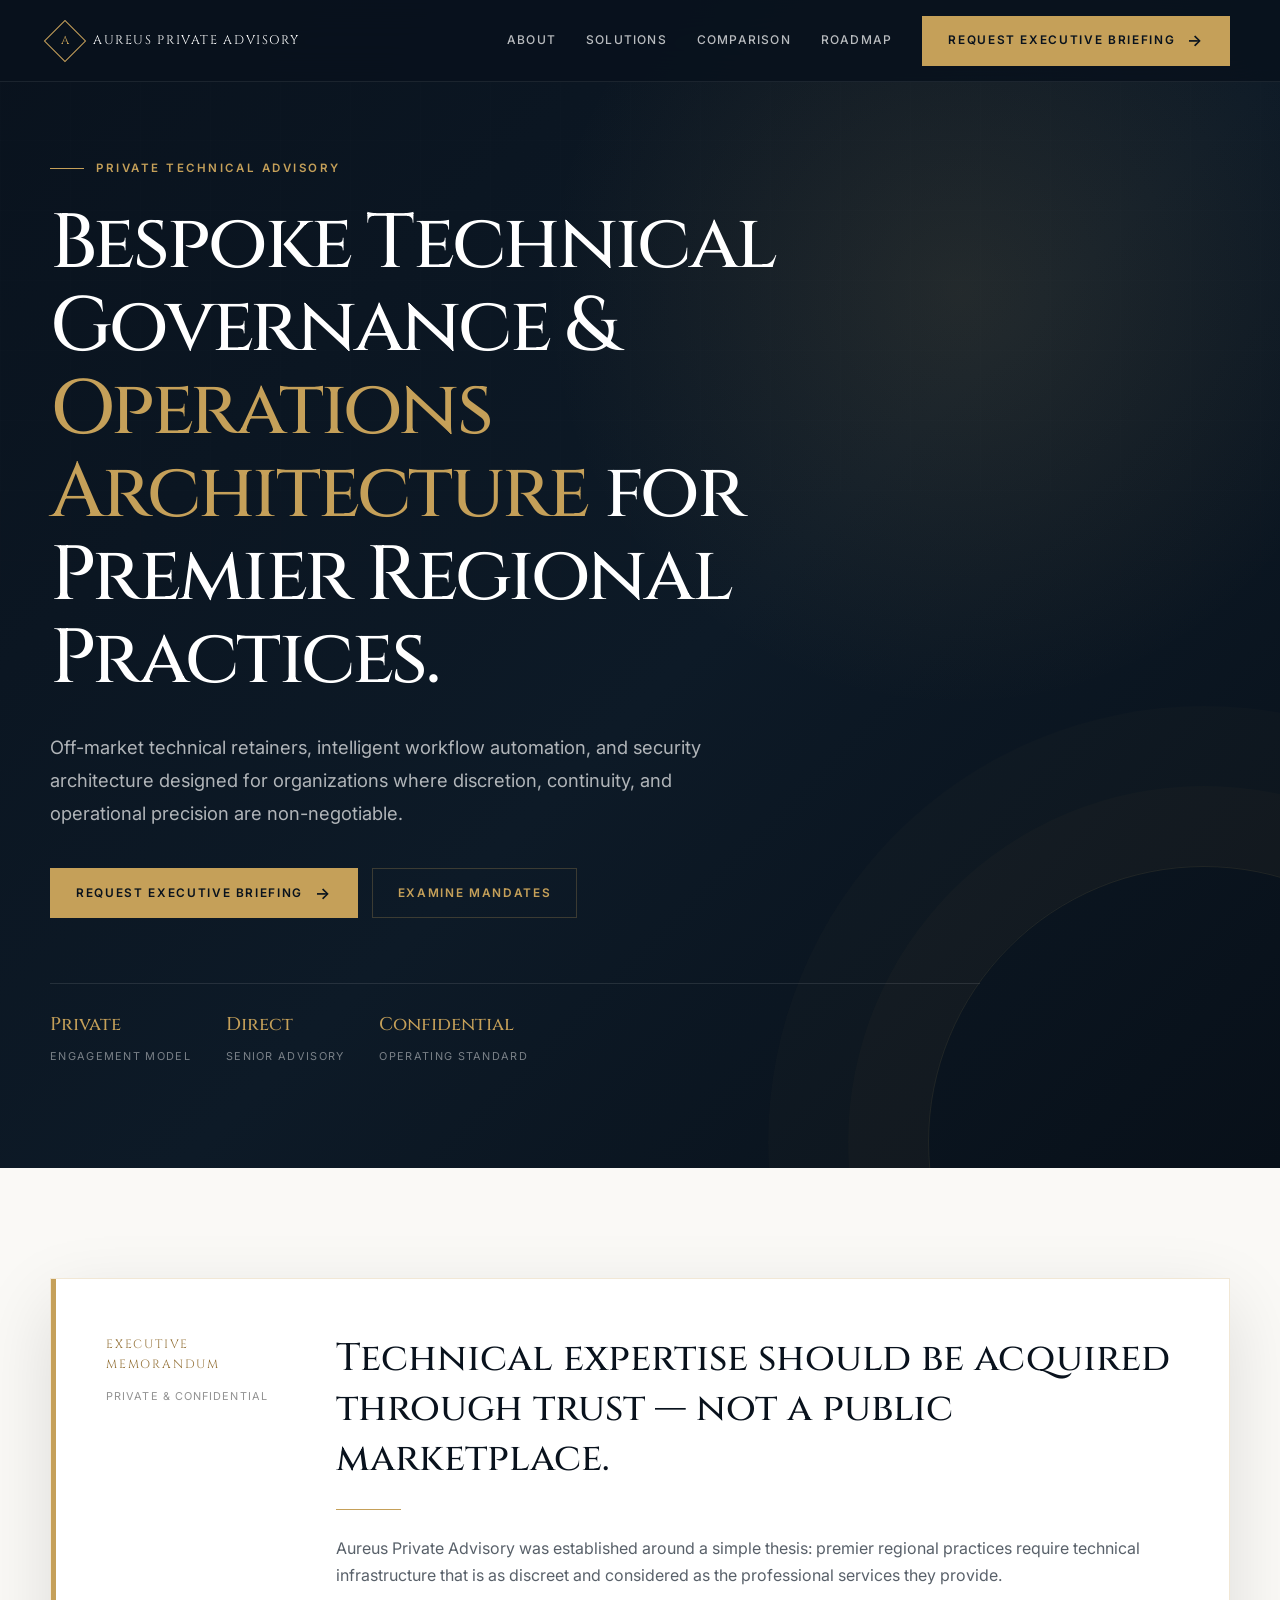
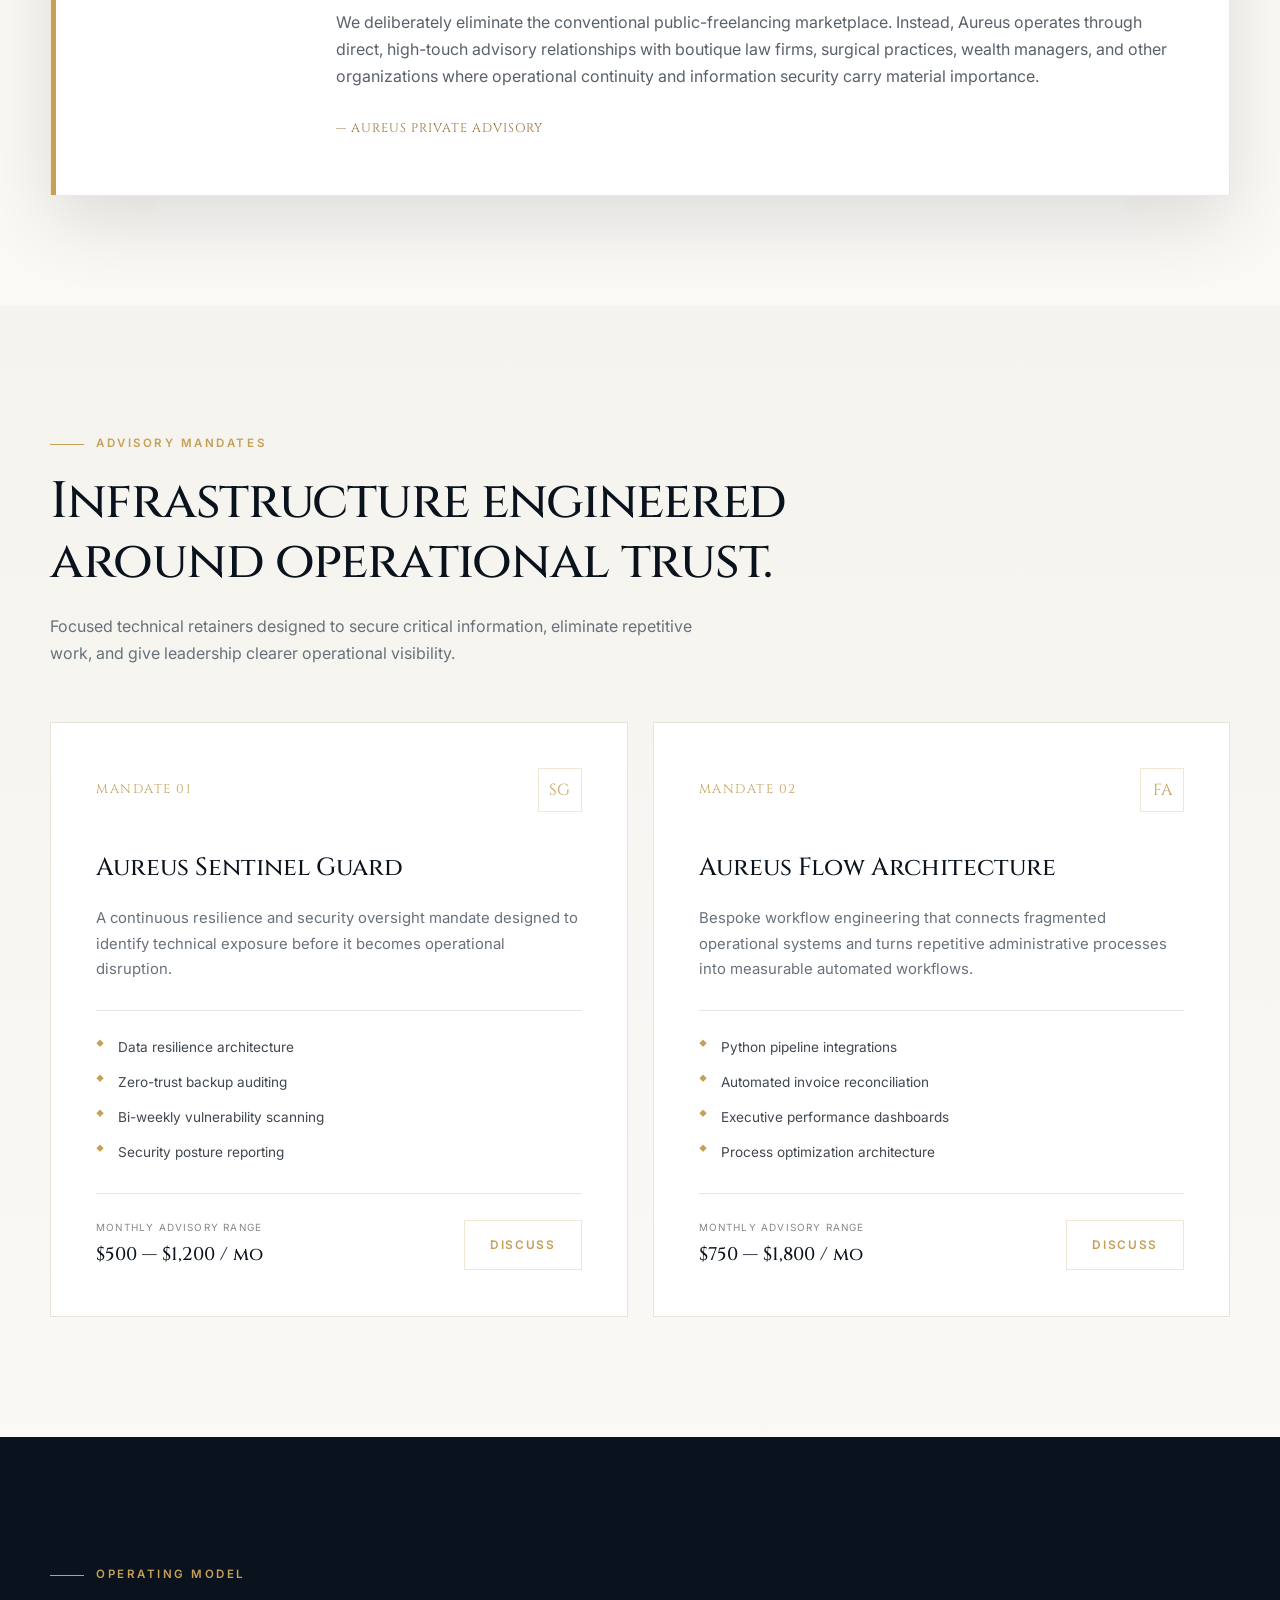
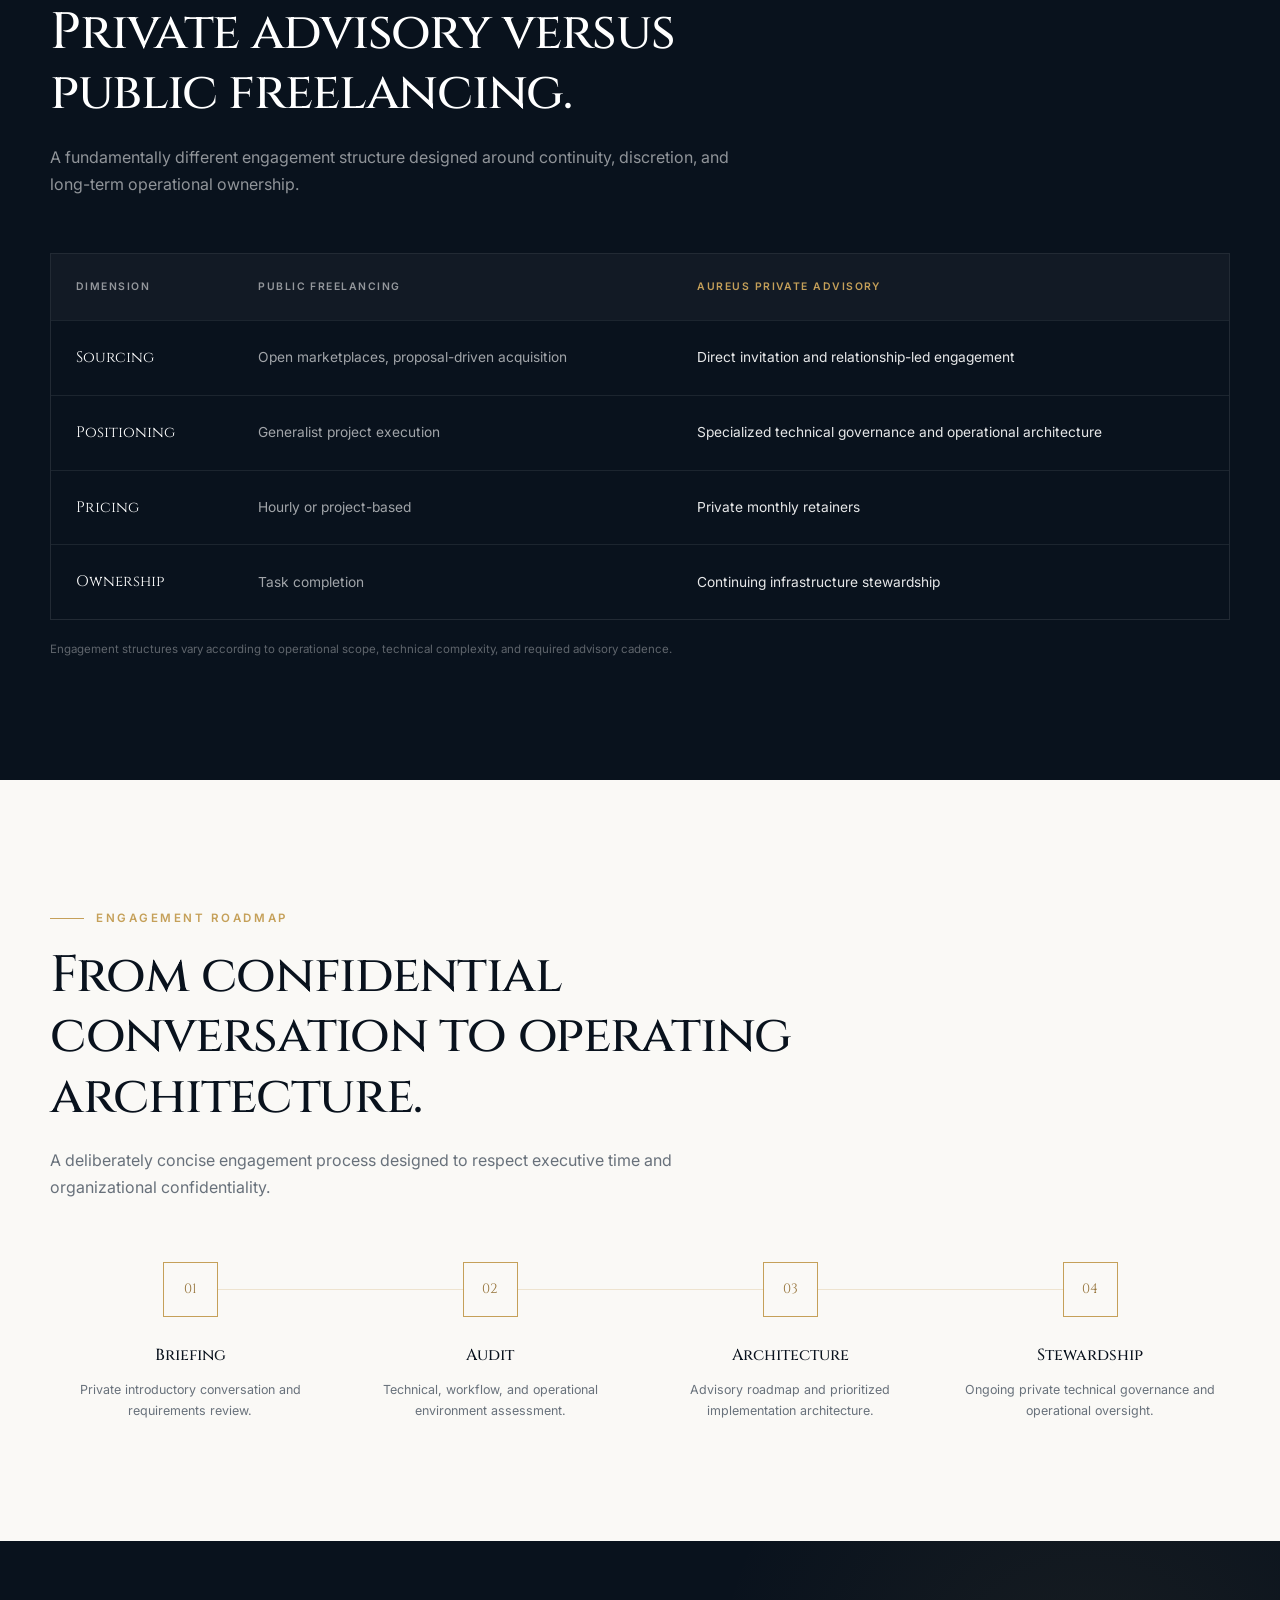
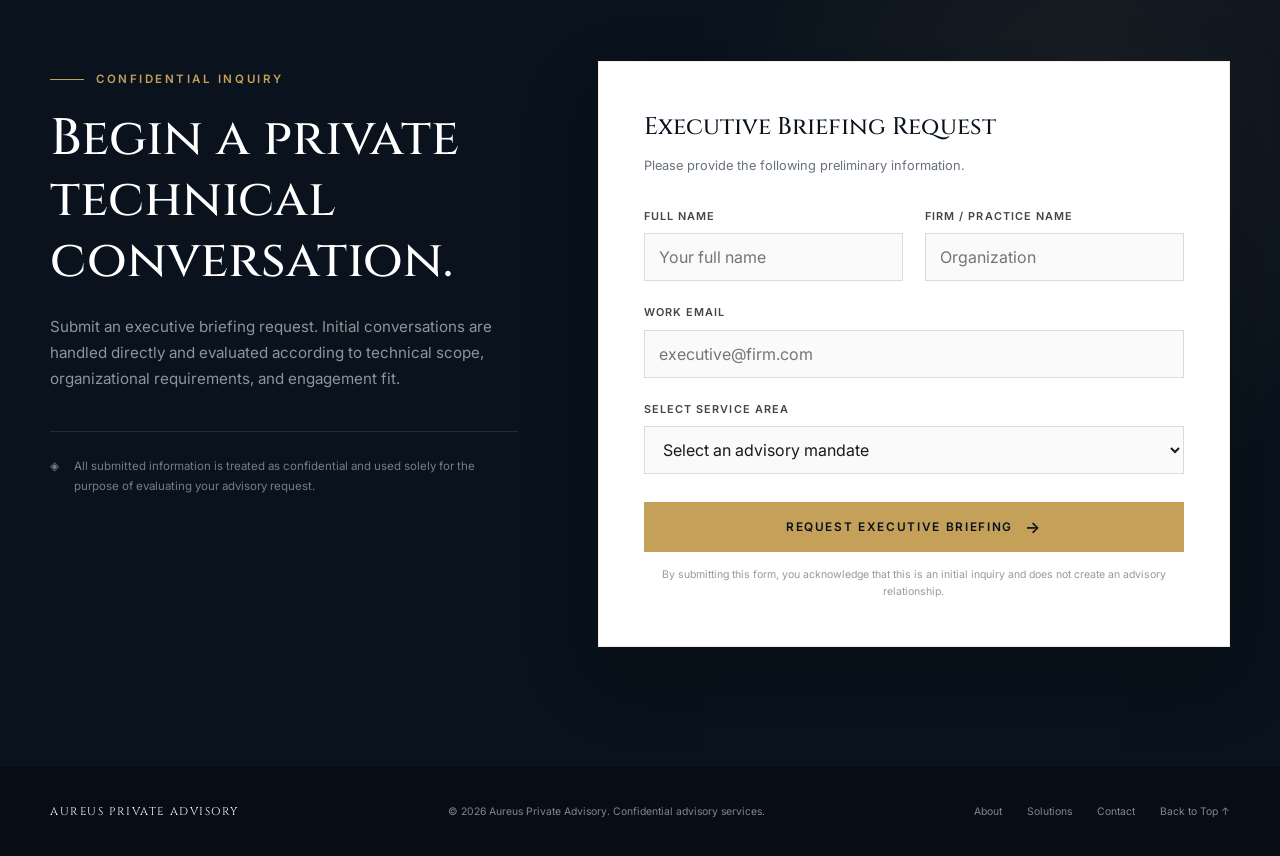
<file: index.html>
<!DOCTYPE html>
<html lang="en">
<head>
    <meta charset="UTF-8">
    <meta name="viewport" content="width=device-width, initial-scale=1.0">

    <meta name="description"
          content="Aureus Private Advisory — Bespoke technical governance, workflow automation and security architecture for premier regional practices.">

    <meta name="theme-color" content="#09121d">

    <title>Aureus Private Advisory | Technical Governance & Operations</title>

    <!-- Google Fonts -->
    <link rel="preconnect" href="https://fonts.googleapis.com">
    <link rel="preconnect" href="https://fonts.gstatic.com" crossorigin>

    <link href="https://fonts.googleapis.com/css2?family=Cinzel:wght@400;500;600;700&family=Inter:wght@300;400;500;600;700&display=swap"
          rel="stylesheet">

    <style>
        /* =========================================================
           AUREUS PRIVATE ADVISORY
           Luxury B2B Corporate Website
           ========================================================= */

        :root {
            --obsidian: #09121d;
            --obsidian-light: #101c29;
            --navy: #0d1926;

            --gold: #c5a059;
            --gold-light: #d8bb7b;
            --gold-dark: #96743b;

            --parchment: #faf9f6;
            --white: #ffffff;

            --charcoal: #1a1a1a;
            --muted: #68717b;
            --border: rgba(197, 160, 89, 0.25);
            --border-dark: rgba(255,255,255,0.1);

            --serif: "Cinzel", Georgia, serif;
            --sans: "Inter", Arial, sans-serif;

            --container: 1180px;

            --shadow:
                0 25px 70px rgba(0, 0, 0, 0.12);

            --transition:
                280ms cubic-bezier(.2,.7,.2,1);
        }

        * {
            margin: 0;
            padding: 0;
            box-sizing: border-box;
        }

        html {
            scroll-behavior: smooth;
            scroll-padding-top: 90px;
        }

        body {
            background: var(--parchment);
            color: var(--charcoal);
            font-family: var(--sans);
            line-height: 1.7;
            overflow-x: hidden;
        }

        body.modal-open {
            overflow: hidden;
        }

        a {
            color: inherit;
            text-decoration: none;
        }

        button,
        input,
        select {
            font: inherit;
        }

        button {
            cursor: pointer;
        }

        img {
            max-width: 100%;
            display: block;
        }

        /* =========================================================
           GLOBAL
           ========================================================= */

        .container {
            width: min(100% - 40px, var(--container));
            margin-inline: auto;
        }

        .eyebrow {
            display: inline-flex;
            align-items: center;
            gap: 12px;

            color: var(--gold);
            font-size: 0.72rem;
            font-weight: 600;
            letter-spacing: 0.22em;
            text-transform: uppercase;
        }

        .eyebrow::before {
            content: "";
            width: 34px;
            height: 1px;
            background: var(--gold);
        }

        .section-heading {
            max-width: 760px;
        }

        .section-heading h2 {
            margin-top: 18px;
            color: var(--obsidian);
            font-family: var(--serif);
            font-size: clamp(2rem, 4vw, 3.3rem);
            font-weight: 500;
            line-height: 1.18;
            letter-spacing: -0.025em;
        }

        .section-heading p {
            margin-top: 20px;
            color: var(--muted);
            font-size: 1rem;
            max-width: 680px;
        }

        .gold-line {
            width: 65px;
            height: 1px;
            margin: 25px 0;
            background: var(--gold);
        }

        /* =========================================================
           BUTTONS
           ========================================================= */

        .btn {
            position: relative;
            display: inline-flex;
            align-items: center;
            justify-content: center;
            gap: 12px;

            min-height: 50px;
            padding: 0 25px;

            border: 1px solid transparent;
            font-size: 0.74rem;
            font-weight: 600;
            letter-spacing: 0.14em;
            text-transform: uppercase;

            transition:
                transform var(--transition),
                background var(--transition),
                color var(--transition),
                border-color var(--transition),
                box-shadow var(--transition);

            overflow: hidden;
        }

        .btn::after {
            content: "";
            position: absolute;
            inset: 0;
            transform: translateX(-110%);
            background: rgba(255,255,255,0.12);
            transition: transform 500ms ease;
        }

        .btn:hover::after {
            transform: translateX(110%);
        }

        .btn:hover {
            transform: translateY(-2px);
        }

        .btn-primary {
            background: var(--gold);
            color: var(--obsidian);
            border-color: var(--gold);
        }

        .btn-primary:hover {
            background: var(--gold-light);
            border-color: var(--gold-light);
            box-shadow: 0 12px 30px rgba(197,160,89,0.22);
        }

        .btn-outline {
            color: var(--gold);
            border-color: var(--border);
            background: transparent;
        }

        .btn-outline:hover {
            background: rgba(197,160,89,0.08);
            border-color: var(--gold);
        }

        .btn-arrow {
            font-size: 1rem;
            transition: transform var(--transition);
        }

        .btn:hover .btn-arrow {
            transform: translateX(4px);
        }

        /* =========================================================
           NAVIGATION
           ========================================================= */

        .navbar {
            position: fixed;
            top: 0;
            left: 0;
            right: 0;
            z-index: 1000;

            height: 82px;

            background: rgba(9, 18, 29, 0.88);
            border-bottom: 1px solid rgba(255,255,255,0.08);

            backdrop-filter: blur(18px);
            -webkit-backdrop-filter: blur(18px);

            transition:
                height var(--transition),
                background var(--transition);
        }

        .navbar.scrolled {
            height: 70px;
            background: rgba(9, 18, 29, 0.97);
        }

        .nav-inner {
            height: 100%;
            display: flex;
            align-items: center;
            justify-content: space-between;
            gap: 30px;
        }

        .brand {
            display: flex;
            align-items: center;
            gap: 13px;
            color: var(--white);
            flex-shrink: 0;
        }

        .brand-mark {
            width: 30px;
            height: 30px;

            display: grid;
            place-items: center;

            border: 1px solid var(--gold);
            color: var(--gold);

            font-family: var(--serif);
            font-size: 0.72rem;

            transform: rotate(45deg);
        }

        .brand-mark span {
            transform: rotate(-45deg);
        }

        .brand-text {
            font-family: var(--serif);
            font-size: 0.78rem;
            letter-spacing: 0.13em;
            white-space: nowrap;
        }

        .nav-links {
            display: flex;
            align-items: center;
            gap: 30px;
            margin-left: auto;
        }

        .nav-links a {
            position: relative;

            color: rgba(255,255,255,0.72);
            font-size: 0.75rem;
            font-weight: 500;
            letter-spacing: 0.1em;
            text-transform: uppercase;

            transition: color var(--transition);
        }

        .nav-links a::after {
            content: "";
            position: absolute;
            left: 0;
            bottom: -8px;

            width: 0;
            height: 1px;

            background: var(--gold);
            transition: width var(--transition);
        }

        .nav-links a:hover {
            color: var(--white);
        }

        .nav-links a:hover::after {
            width: 100%;
        }

        .nav-cta {
            white-space: nowrap;
        }

        .mobile-toggle {
            display: none;

            width: 44px;
            height: 44px;

            border: 1px solid rgba(255,255,255,0.15);
            background: transparent;
            color: white;
        }

        .mobile-toggle span {
            display: block;
            width: 20px;
            height: 1px;
            margin: 5px auto;
            background: currentColor;
        }

        /* =========================================================
           HERO
           ========================================================= */

        .hero {
            position: relative;
            min-height: 100vh;

            display: flex;
            align-items: center;

            padding: 150px 0 100px;

            background:
                radial-gradient(
                    circle at 75% 25%,
                    rgba(197,160,89,0.12),
                    transparent 32%
                ),
                linear-gradient(
                    135deg,
                    #09121d 0%,
                    #0d1a27 55%,
                    #081019 100%
                );

            color: white;
            overflow: hidden;
        }

        .hero::before {
            content: "";

            position: absolute;
            inset: 0;

            opacity: 0.15;

            background-image:
                linear-gradient(rgba(255,255,255,0.05) 1px, transparent 1px),
                linear-gradient(90deg, rgba(255,255,255,0.05) 1px, transparent 1px);

            background-size: 70px 70px;

            mask-image: linear-gradient(
                to bottom,
                black,
                transparent
            );
        }

        .hero::after {
            content: "";

            position: absolute;
            width: 550px;
            height: 550px;

            right: -200px;
            bottom: -250px;

            border: 1px solid rgba(197,160,89,0.12);
            border-radius: 50%;

            box-shadow:
                0 0 0 80px rgba(197,160,89,0.025),
                0 0 0 160px rgba(197,160,89,0.02);
        }

        .hero-content {
            position: relative;
            z-index: 2;
            max-width: 930px;
        }

        .hero .eyebrow {
            margin-bottom: 25px;
        }

        .hero h1 {
            max-width: 920px;

            font-family: var(--serif);
            font-size: clamp(2.7rem, 6vw, 5.7rem);
            font-weight: 500;
            line-height: 1.08;
            letter-spacing: -0.035em;
        }

        .hero h1 span {
            color: var(--gold);
        }

        .hero-description {
            max-width: 700px;
            margin-top: 30px;

            color: rgba(255,255,255,0.68);
            font-size: clamp(1rem, 1.8vw, 1.15rem);
            line-height: 1.8;
        }

        .hero-actions {
            display: flex;
            flex-wrap: wrap;
            gap: 14px;
            margin-top: 38px;
        }

        .hero-meta {
            display: flex;
            flex-wrap: wrap;
            gap: 35px;
            margin-top: 65px;

            padding-top: 25px;
            border-top: 1px solid rgba(255,255,255,0.1);
        }

        .hero-meta-item strong {
            display: block;

            color: var(--gold);
            font-family: var(--serif);
            font-size: 1.15rem;
            font-weight: 500;
        }

        .hero-meta-item span {
            color: rgba(255,255,255,0.45);
            font-size: 0.68rem;
            letter-spacing: 0.12em;
            text-transform: uppercase;
        }

        /* =========================================================
           MEMORANDUM
           ========================================================= */

        .memo-section {
            padding: 110px 0;
            background: var(--parchment);
        }

        .memo-card {
            position: relative;

            display: grid;
            grid-template-columns: 180px 1fr;
            gap: 50px;

            padding: 55px;

            background: #fff;
            border: 1px solid var(--border);

            box-shadow: var(--shadow);
        }

        .memo-card::before {
            content: "";

            position: absolute;
            top: 0;
            left: 0;

            width: 5px;
            height: 100%;

            background: var(--gold);
        }

        .memo-label {
            color: var(--gold-dark);
            font-family: var(--serif);
            font-size: 0.75rem;
            letter-spacing: 0.15em;
            text-transform: uppercase;
        }

        .memo-date {
            display: block;
            margin-top: 12px;

            color: #929292;
            font-size: 0.68rem;
            letter-spacing: 0.1em;
        }

        .memo-content h2 {
            color: var(--obsidian);
            font-family: var(--serif);
            font-size: clamp(1.7rem, 3vw, 2.5rem);
            font-weight: 500;
            line-height: 1.3;
        }

        .memo-content p {
            margin-top: 20px;
            color: #59616a;
            font-size: 1rem;
        }

        .memo-signature {
            margin-top: 28px;
            color: var(--gold-dark);
            font-family: var(--serif);
            font-size: 0.78rem;
            letter-spacing: 0.08em;
        }

        /* =========================================================
           SERVICES
           ========================================================= */

        .services {
            padding: 120px 0;

            background:
                linear-gradient(
                    180deg,
                    #f5f3ed,
                    #faf9f6
                );
        }

        .services-grid {
            display: grid;
            grid-template-columns: repeat(2, 1fr);
            gap: 25px;

            margin-top: 55px;
        }

        .service-card {
            position: relative;

            padding: 45px;

            background: #fff;
            border: 1px solid #e8e4dc;

            transition:
                transform var(--transition),
                border-color var(--transition),
                box-shadow var(--transition);
        }

        .service-card:hover {
            transform: translateY(-7px);
            border-color: var(--gold);
            box-shadow: 0 25px 55px rgba(9,18,29,0.1);
        }

        .service-number {
            display: flex;
            align-items: center;
            justify-content: space-between;
        }

        .service-number span {
            color: var(--gold);
            font-family: var(--serif);
            font-size: 0.8rem;
            letter-spacing: 0.12em;
        }

        .service-icon {
            width: 44px;
            height: 44px;

            display: grid;
            place-items: center;

            border: 1px solid var(--border);
            color: var(--gold);

            font-family: var(--serif);
        }

        .service-card h3 {
            margin-top: 35px;

            color: var(--obsidian);
            font-family: var(--serif);
            font-size: 1.55rem;
            font-weight: 500;
        }

        .service-card > p {
            margin-top: 17px;
            color: var(--muted);
            font-size: 0.93rem;
        }

        .service-list {
            display: grid;
            gap: 12px;

            margin: 28px 0;
            padding-top: 25px;

            border-top: 1px solid #e9e6df;
            list-style: none;
        }

        .service-list li {
            position: relative;
            padding-left: 22px;

            color: #414850;
            font-size: 0.85rem;
        }

        .service-list li::before {
            content: "◆";

            position: absolute;
            left: 0;
            top: 1px;

            color: var(--gold);
            font-size: 0.48rem;
        }

        .service-bottom {
            display: flex;
            align-items: center;
            justify-content: space-between;
            gap: 15px;

            padding-top: 25px;
            border-top: 1px solid #e9e6df;
        }

        .service-price small {
            display: block;

            color: #888;
            font-size: 0.62rem;
            letter-spacing: 0.12em;
            text-transform: uppercase;
        }

        .service-price strong {
            display: block;
            margin-top: 4px;

            color: var(--obsidian);
            font-family: var(--serif);
            font-size: 1.15rem;
            font-weight: 500;
        }

        /* =========================================================
           COMPARISON
           ========================================================= */

        .comparison {
            padding: 120px 0;

            background: var(--obsidian);
            color: white;
        }

        .comparison .section-heading h2 {
            color: white;
        }

        .comparison .section-heading p {
            color: rgba(255,255,255,0.55);
        }

        .comparison-wrapper {
            margin-top: 55px;

            overflow-x: auto;

            border: 1px solid rgba(255,255,255,0.1);
        }

        .comparison-table {
            width: 100%;
            min-width: 760px;

            border-collapse: collapse;
        }

        .comparison-table th,
        .comparison-table td {
            padding: 24px 25px;
            text-align: left;

            border-bottom: 1px solid rgba(255,255,255,0.08);
        }

        .comparison-table th {
            background: rgba(255,255,255,0.035);

            color: rgba(255,255,255,0.55);
            font-size: 0.65rem;
            font-weight: 600;
            letter-spacing: 0.14em;
            text-transform: uppercase;
        }

        .comparison-table th:nth-child(3) {
            color: var(--gold);
        }

        .comparison-table td {
            color: rgba(255,255,255,0.62);
            font-size: 0.86rem;
        }

        .comparison-table td:first-child {
            color: white;
            font-family: var(--serif);
            font-size: 0.95rem;
        }

        .comparison-table td:nth-child(3) {
            color: rgba(255,255,255,0.9);
        }

        .comparison-table tr:last-child td {
            border-bottom: 0;
        }

        .comparison-note {
            margin-top: 20px;

            color: rgba(255,255,255,0.35);
            font-size: 0.72rem;
        }

        /* =========================================================
           ROADMAP
           ========================================================= */

        .roadmap {
            padding: 120px 0;
            background: var(--parchment);
        }

        .roadmap-grid {
            position: relative;

            display: grid;
            grid-template-columns: repeat(4, 1fr);
            gap: 20px;

            margin-top: 60px;
        }

        .roadmap-grid::before {
            content: "";

            position: absolute;
            top: 27px;
            left: 10%;
            right: 10%;

            height: 1px;

            background: var(--border);
        }

        .roadmap-step {
            position: relative;
            z-index: 1;

            text-align: center;
        }

        .roadmap-number {
            width: 55px;
            height: 55px;
            margin: 0 auto;

            display: grid;
            place-items: center;

            background: var(--parchment);
            border: 1px solid var(--gold);

            color: var(--gold-dark);
            font-family: var(--serif);
            font-size: 0.85rem;
        }

        .roadmap-step h3 {
            margin-top: 25px;

            color: var(--obsidian);
            font-family: var(--serif);
            font-size: 1rem;
            font-weight: 500;
        }

        .roadmap-step p {
            margin-top: 10px;

            color: var(--muted);
            font-size: 0.78rem;
        }

        /* =========================================================
           CONTACT
           ========================================================= */

        .contact {
            padding: 120px 0;

            background:
                radial-gradient(
                    circle at 85% 20%,
                    rgba(197,160,89,0.08),
                    transparent 30%
                ),
                var(--obsidian);
        }

        .contact-grid {
            display: grid;
            grid-template-columns: 0.85fr 1.15fr;
            gap: 80px;
            align-items: start;
        }

        .contact-copy {
            color: white;
        }

        .contact-copy h2 {
            margin-top: 18px;

            font-family: var(--serif);
            font-size: clamp(2rem, 4vw, 3.3rem);
            font-weight: 500;
            line-height: 1.2;
        }

        .contact-copy p {
            margin-top: 22px;

            color: rgba(255,255,255,0.55);
            font-size: 0.95rem;
        }

        .confidentiality {
            display: flex;
            gap: 15px;

            margin-top: 40px;
            padding-top: 25px;

            border-top: 1px solid rgba(255,255,255,0.1);
        }

        .lock-symbol {
            color: var(--gold);
            font-size: 1.2rem;
        }

        .confidentiality div {
            color: rgba(255,255,255,0.45);
            font-size: 0.72rem;
        }

        .contact-form {
            padding: 45px;

            background: #fff;
            border: 1px solid rgba(197,160,89,0.2);

            box-shadow: 0 30px 70px rgba(0,0,0,0.22);
        }

        .form-header {
            margin-bottom: 30px;
        }

        .form-header h3 {
            color: var(--obsidian);
            font-family: var(--serif);
            font-size: 1.5rem;
            font-weight: 500;
        }

        .form-header p {
            margin-top: 7px;
            color: var(--muted);
            font-size: 0.8rem;
        }

        .form-grid {
            display: grid;
            grid-template-columns: repeat(2, 1fr);
            gap: 22px;
        }

        .field {
            display: flex;
            flex-direction: column;
            gap: 8px;
        }

        .field.full {
            grid-column: 1 / -1;
        }

        .field label {
            color: #444;
            font-size: 0.68rem;
            font-weight: 600;
            letter-spacing: 0.1em;
            text-transform: uppercase;
        }

        .field input,
        .field select {
            width: 100%;
            height: 48px;

            padding: 0 14px;

            background: #fafafa;
            border: 1px solid #dedbd4;

            color: var(--charcoal);
            outline: none;

            transition:
                border-color var(--transition),
                box-shadow var(--transition);
        }

        .field input:focus,
        .field select:focus {
            border-color: var(--gold);
            box-shadow: 0 0 0 3px rgba(197,160,89,0.1);
        }

        .form-submit {
            width: 100%;
            margin-top: 28px;
        }

        .form-disclaimer {
            margin-top: 15px;

            color: #999;
            font-size: 0.66rem;
            line-height: 1.6;
            text-align: center;
        }

        /* =========================================================
           FOOTER
           ========================================================= */

        footer {
            padding: 35px 0;

            background: #060d15;
            color: rgba(255,255,255,0.5);
        }

        .footer-inner {
            display: flex;
            align-items: center;
            justify-content: space-between;
            gap: 30px;
        }

        .footer-brand {
            color: white;
            font-family: var(--serif);
            font-size: 0.7rem;
            letter-spacing: 0.14em;
        }

        .footer-copy {
            font-size: 0.65rem;
        }

        .footer-links {
            display: flex;
            gap: 25px;
        }

        .footer-links a {
            font-size: 0.65rem;
            transition: color var(--transition);
        }

        .footer-links a:hover {
            color: var(--gold);
        }

        /* =========================================================
           MODAL
           ========================================================= */

        .modal {
            position: fixed;
            inset: 0;
            z-index: 2000;

            display: grid;
            place-items: center;

            padding: 20px;

            background: rgba(3,8,13,0.78);

            opacity: 0;
            visibility: hidden;

            transition:
                opacity var(--transition),
                visibility var(--transition);
        }

        .modal.active {
            opacity: 1;
            visibility: visible;
        }

        .modal-card {
            position: relative;

            width: min(100%, 500px);
            padding: 50px 40px;

            background: var(--parchment);

            text-align: center;

            transform: translateY(20px) scale(.98);
            transition: transform var(--transition);
        }

        .modal.active .modal-card {
            transform: translateY(0) scale(1);
        }

        .modal-symbol {
            width: 60px;
            height: 60px;
            margin: 0 auto;

            display: grid;
            place-items: center;

            border: 1px solid var(--gold);

            color: var(--gold-dark);
            font-family: var(--serif);
            font-size: 1.2rem;
        }

        .modal-card h2 {
            margin-top: 25px;

            color: var(--obsidian);
            font-family: var(--serif);
            font-size: 1.7rem;
            font-weight: 500;
        }

        .modal-card p {
            margin-top: 14px;
            color: var(--muted);
            font-size: 0.9rem;
        }

        .modal-close {
            margin-top: 30px;
        }

        .modal-x {
            position: absolute;
            top: 15px;
            right: 15px;

            width: 36px;
            height: 36px;

            border: 0;
            background: transparent;

            color: #777;
            font-size: 1.2rem;
        }

        /* =========================================================
           REVEAL ANIMATION
           ========================================================= */

        .reveal {
            opacity: 0;
            transform: translateY(25px);

            transition:
                opacity 800ms ease,
                transform 800ms ease;
        }

        .reveal.visible {
            opacity: 1;
            transform: translateY(0);
        }

        /* =========================================================
           RESPONSIVE
           ========================================================= */

        @media (max-width: 950px) {

            .nav-links,
            .nav-cta {
                display: none;
            }

            .mobile-toggle {
                display: block;
            }

            .nav-links.mobile-open {
                position: absolute;
                top: 82px;
                left: 20px;
                right: 20px;

                display: flex;
                flex-direction: column;
                align-items: stretch;
                gap: 0;

                padding: 10px;

                background: rgba(9,18,29,0.98);
                border: 1px solid rgba(255,255,255,0.1);

                box-shadow: 0 20px 40px rgba(0,0,0,0.3);
            }

            .nav-links.mobile-open a {
                padding: 15px;
            }

            .nav-links.mobile-open a::after {
                display: none;
            }

            .memo-card {
                grid-template-columns: 1fr;
                gap: 25px;
            }

            .contact-grid {
                grid-template-columns: 1fr;
                gap: 50px;
            }
        }

        @media (max-width: 760px) {

            .container {
                width: min(100% - 28px, var(--container));
            }

            .hero {
                min-height: auto;
                padding: 145px 0 80px;
            }

            .hero h1 {
                font-size: clamp(2.35rem, 11vw, 4rem);
            }

            .hero-meta {
                gap: 22px;
                margin-top: 45px;
            }

            .memo-section,
            .services,
            .comparison,
            .roadmap,
            .contact {
                padding: 80px 0;
            }

            .memo-card {
                padding: 30px;
            }

            .services-grid {
                grid-template-columns: 1fr;
            }

            .service-card {
                padding: 30px;
            }

            .roadmap-grid {
                grid-template-columns: 1fr;
                gap: 35px;
            }

            .roadmap-grid::before {
                top: 27px;
                bottom: 27px;
                left: 50%;
                right: auto;
                width: 1px;
                height: auto;
            }

            .roadmap-step {
                background: var(--parchment);
            }

            .contact-form {
                padding: 30px 22px;
            }

            .form-grid {
                grid-template-columns: 1fr;
            }

            .field.full {
                grid-column: auto;
            }

            .footer-inner {
                flex-direction: column;
                text-align: center;
            }

            .footer-links {
                flex-wrap: wrap;
                justify-content: center;
            }
        }

        @media (max-width: 450px) {

            .brand-text {
                font-size: 0.65rem;
            }

            .brand-mark {
                width: 25px;
                height: 25px;
            }

            .hero-actions {
                flex-direction: column;
                align-items: stretch;
            }

            .hero-actions .btn {
                width: 100%;
            }

            .service-bottom {
                align-items: flex-start;
                flex-direction: column;
            }
        }

        /* Reduced motion accessibility */
        @media (prefers-reduced-motion: reduce) {

            html {
                scroll-behavior: auto;
            }

            *,
            *::before,
            *::after {
                transition-duration: 0.01ms !important;
                animation-duration: 0.01ms !important;
                animation-iteration-count: 1 !important;
            }

            .reveal {
                opacity: 1;
                transform: none;
            }
        }
    </style>
</head>

<body>

    <!-- =========================================================
         NAVIGATION
         ========================================================= -->

    <header class="navbar" id="navbar">

        <div class="container nav-inner">

            <a href="#top" class="brand" aria-label="Aureus Private Advisory home">

                <div class="brand-mark">
                    <span>A</span>
                </div>

                <span class="brand-text">
                    AUREUS PRIVATE ADVISORY
                </span>

            </a>

            <nav class="nav-links" id="navLinks">

                <a href="#about">About</a>
                <a href="#solutions">Solutions</a>
                <a href="#comparison">Comparison</a>
                <a href="#roadmap">Roadmap</a>

            </nav>

            <a href="#contact" class="btn btn-primary nav-cta">
                Request Executive Briefing
                <span class="btn-arrow">→</span>
            </a>

            <button
                class="mobile-toggle"
                id="mobileToggle"
                aria-label="Open navigation"
                aria-expanded="false"
            >
                <span></span>
                <span></span>
                <span></span>
            </button>

        </div>

    </header>


    <main id="top">

        <!-- =====================================================
             HERO
             ===================================================== -->

        <section class="hero">

            <div class="container">

                <div class="hero-content reveal">

                    <div class="eyebrow">
                        Private Technical Advisory
                    </div>

                    <h1>
                        Bespoke Technical Governance &
                        <span>Operations Architecture</span>
                        for Premier Regional Practices.
                    </h1>

                    <p class="hero-description">
                        Off-market technical retainers, intelligent workflow
                        automation, and security architecture designed for
                        organizations where discretion, continuity, and
                        operational precision are non-negotiable.
                    </p>

                    <div class="hero-actions">

                        <a href="#contact" class="btn btn-primary">
                            Request Executive Briefing
                            <span class="btn-arrow">→</span>
                        </a>

                        <a href="#solutions" class="btn btn-outline">
                            Examine Mandates
                        </a>

                    </div>

                    <div class="hero-meta">

                        <div class="hero-meta-item">
                            <strong>Private</strong>
                            <span>Engagement Model</span>
                        </div>

                        <div class="hero-meta-item">
                            <strong>Direct</strong>
                            <span>Senior Advisory</span>
                        </div>

                        <div class="hero-meta-item">
                            <strong>Confidential</strong>
                            <span>Operating Standard</span>
                        </div>

                    </div>

                </div>

            </div>

        </section>


        <!-- =====================================================
             EXECUTIVE MEMORANDUM
             ===================================================== -->

        <section class="memo-section" id="about">

            <div class="container">

                <div class="memo-card reveal">

                    <div>
                        <div class="memo-label">
                            Executive Memorandum
                        </div>

                        <span class="memo-date">
                            PRIVATE &amp; CONFIDENTIAL
                        </span>
                    </div>

                    <div class="memo-content">

                        <h2>
                            Technical expertise should be acquired
                            through trust — not a public marketplace.
                        </h2>

                        <div class="gold-line"></div>

                        <p>
                            Aureus Private Advisory was established around
                            a simple thesis: premier regional practices
                            require technical infrastructure that is as
                            discreet and considered as the professional
                            services they provide.
                        </p>

                        <p>
                            We deliberately eliminate the conventional
                            public-freelancing marketplace. Instead,
                            Aureus operates through direct, high-touch
                            advisory relationships with boutique law firms,
                            surgical practices, wealth managers, and other
                            organizations where operational continuity and
                            information security carry material importance.
                        </p>

                        <div class="memo-signature">
                            — AUREUS PRIVATE ADVISORY
                        </div>

                    </div>

                </div>

            </div>

        </section>


        <!-- =====================================================
             SOLUTIONS
             ===================================================== -->

        <section class="services" id="solutions">

            <div class="container">

                <div class="section-heading reveal">

                    <div class="eyebrow">
                        Advisory Mandates
                    </div>

                    <h2>
                        Infrastructure engineered around
                        operational trust.
                    </h2>

                    <p>
                        Focused technical retainers designed to secure
                        critical information, eliminate repetitive work,
                        and give leadership clearer operational visibility.
                    </p>

                </div>


                <div class="services-grid">

                    <!-- SERVICE 01 -->

                    <article class="service-card reveal">

                        <div class="service-number">

                            <span>
                                MANDATE 01
                            </span>

                            <div class="service-icon">
                                SG
                            </div>

                        </div>

                        <h3>
                            Aureus Sentinel Guard
                        </h3>

                        <p>
                            A continuous resilience and security oversight
                            mandate designed to identify technical exposure
                            before it becomes operational disruption.
                        </p>

                        <ul class="service-list">

                            <li>
                                Data resilience architecture
                            </li>

                            <li>
                                Zero-trust backup auditing
                            </li>

                            <li>
                                Bi-weekly vulnerability scanning
                            </li>

                            <li>
                                Security posture reporting
                            </li>

                        </ul>

                        <div class="service-bottom">

                            <div class="service-price">

                                <small>
                                    Monthly Advisory Range
                                </small>

                                <strong>
                                    $500 — $1,200 / mo
                                </strong>

                            </div>

                            <a href="#contact" class="btn btn-outline">
                                Discuss
                            </a>

                        </div>

                    </article>


                    <!-- SERVICE 02 -->

                    <article class="service-card reveal">

                        <div class="service-number">

                            <span>
                                MANDATE 02
                            </span>

                            <div class="service-icon">
                                FA
                            </div>

                        </div>

                        <h3>
                            Aureus Flow Architecture
                        </h3>

                        <p>
                            Bespoke workflow engineering that connects
                            fragmented operational systems and turns
                            repetitive administrative processes into
                            measurable automated workflows.
                        </p>

                        <ul class="service-list">

                            <li>
                                Python pipeline integrations
                            </li>

                            <li>
                                Automated invoice reconciliation
                            </li>

                            <li>
                                Executive performance dashboards
                            </li>

                            <li>
                                Process optimization architecture
                            </li>

                        </ul>

                        <div class="service-bottom">

                            <div class="service-price">

                                <small>
                                    Monthly Advisory Range
                                </small>

                                <strong>
                                    $750 — $1,800 / mo
                                </strong>

                            </div>

                            <a href="#contact" class="btn btn-outline">
                                Discuss
                            </a>

                        </div>

                    </article>

                </div>

            </div>

        </section>


        <!-- =====================================================
             COMPARISON
             ===================================================== -->

        <section class="comparison" id="comparison">

            <div class="container">

                <div class="section-heading reveal">

                    <div class="eyebrow">
                        Operating Model
                    </div>

                    <h2>
                        Private advisory versus
                        public freelancing.
                    </h2>

                    <p>
                        A fundamentally different engagement structure
                        designed around continuity, discretion, and
                        long-term operational ownership.
                    </p>

                </div>


                <div class="comparison-wrapper reveal">

                    <table class="comparison-table">

                        <thead>

                            <tr>
                                <th>Dimension</th>
                                <th>Public Freelancing</th>
                                <th>Aureus Private Advisory</th>
                            </tr>

                        </thead>

                        <tbody>

                            <tr>
                                <td>Sourcing</td>

                                <td>
                                    Open marketplaces,
                                    proposal-driven acquisition
                                </td>

                                <td>
                                    Direct invitation and
                                    relationship-led engagement
                                </td>
                            </tr>

                            <tr>
                                <td>Positioning</td>

                                <td>
                                    Generalist project execution
                                </td>

                                <td>
                                    Specialized technical governance
                                    and operational architecture
                                </td>
                            </tr>

                            <tr>
                                <td>Pricing</td>

                                <td>
                                    Hourly or project-based
                                </td>

                                <td>
                                    Private monthly retainers
                                </td>
                            </tr>

                            <tr>
                                <td>Ownership</td>

                                <td>
                                    Task completion
                                </td>

                                <td>
                                    Continuing infrastructure
                                    stewardship
                                </td>
                            </tr>

                        </tbody>

                    </table>

                </div>

                <p class="comparison-note">
                    Engagement structures vary according to operational
                    scope, technical complexity, and required advisory
                    cadence.
                </p>

            </div>

        </section>


        <!-- =====================================================
             ROADMAP
             ===================================================== -->

        <section class="roadmap" id="roadmap">

            <div class="container">

                <div class="section-heading reveal">

                    <div class="eyebrow">
                        Engagement Roadmap
                    </div>

                    <h2>
                        From confidential conversation
                        to operating architecture.
                    </h2>

                    <p>
                        A deliberately concise engagement process designed
                        to respect executive time and organizational
                        confidentiality.
                    </p>

                </div>


                <div class="roadmap-grid">

                    <div class="roadmap-step reveal">

                        <div class="roadmap-number">
                            01
                        </div>

                        <h3>
                            Briefing
                        </h3>

                        <p>
                            Private introductory conversation and
                            requirements review.
                        </p>

                    </div>


                    <div class="roadmap-step reveal">

                        <div class="roadmap-number">
                            02
                        </div>

                        <h3>
                            Audit
                        </h3>

                        <p>
                            Technical, workflow, and operational
                            environment assessment.
                        </p>

                    </div>


                    <div class="roadmap-step reveal">

                        <div class="roadmap-number">
                            03
                        </div>

                        <h3>
                            Architecture
                        </h3>

                        <p>
                            Advisory roadmap and prioritized
                            implementation architecture.
                        </p>

                    </div>


                    <div class="roadmap-step reveal">

                        <div class="roadmap-number">
                            04
                        </div>

                        <h3>
                            Stewardship
                        </h3>

                        <p>
                            Ongoing private technical governance
                            and operational oversight.
                        </p>

                    </div>

                </div>

            </div>

        </section>


        <!-- =====================================================
             CONTACT
             ===================================================== -->

        <section class="contact" id="contact">

            <div class="container">

                <div class="contact-grid">

                    <div class="contact-copy reveal">

                        <div class="eyebrow">
                            Confidential Inquiry
                        </div>

                        <h2>
                            Begin a private
                            technical conversation.
                        </h2>

                        <p>
                            Submit an executive briefing request.
                            Initial conversations are handled directly
                            and evaluated according to technical scope,
                            organizational requirements, and engagement fit.
                        </p>

                        <div class="confidentiality">

                            <div class="lock-symbol">
                                ◈
                            </div>

                            <div>
                                All submitted information is treated as
                                confidential and used solely for the
                                purpose of evaluating your advisory request.
                            </div>

                        </div>

                    </div>


                    <form class="contact-form reveal" id="auditForm">

                        <div class="form-header">

                            <h3>
                                Executive Briefing Request
                            </h3>

                            <p>
                                Please provide the following preliminary
                                information.
                            </p>

                        </div>


                        <div class="form-grid">

                            <div class="field">

                                <label for="fullName">
                                    Full Name
                                </label>

                                <input
                                    type="text"
                                    id="fullName"
                                    name="fullName"
                                    placeholder="Your full name"
                                    autocomplete="name"
                                    required
                                >

                            </div>


                            <div class="field">

                                <label for="firmName">
                                    Firm / Practice Name
                                </label>

                                <input
                                    type="text"
                                    id="firmName"
                                    name="firmName"
                                    placeholder="Organization"
                                    autocomplete="organization"
                                    required
                                >

                            </div>


                            <div class="field full">

                                <label for="email">
                                    Work Email
                                </label>

                                <input
                                    type="email"
                                    id="email"
                                    name="email"
                                    placeholder="executive@firm.com"
                                    autocomplete="email"
                                    required
                                >

                            </div>


                            <div class="field full">

                                <label for="service">
                                    Select Service Area
                                </label>

                                <select
                                    id="service"
                                    name="service"
                                    required
                                >

                                    <option value="" selected disabled>
                                        Select an advisory mandate
                                    </option>

                                    <option value="sentinel">
                                        Aureus Sentinel Guard
                                    </option>

                                    <option value="flow">
                                        Aureus Flow Architecture
                                    </option>

                                    <option value="both">
                                        Both Advisory Areas
                                    </option>

                                    <option value="custom">
                                        Custom Technical Mandate
                                    </option>

                                </select>

                            </div>

                        </div>


                        <button
                            type="submit"
                            class="btn btn-primary form-submit"
                        >
                            Request Executive Briefing
                            <span class="btn-arrow">→</span>
                        </button>

                        <p class="form-disclaimer">
                            By submitting this form, you acknowledge that
                            this is an initial inquiry and does not create
                            an advisory relationship.
                        </p>

                    </form>

                </div>

            </div>

        </section>

    </main>


    <!-- =========================================================
         FOOTER
         ========================================================= -->

    <footer>

        <div class="container footer-inner">

            <div class="footer-brand">
                AUREUS PRIVATE ADVISORY
            </div>

            <div class="footer-copy">
                © <span id="year"></span> Aureus Private Advisory.
                Confidential advisory services.
            </div>

            <div class="footer-links">
                <a href="#about">About</a>
                <a href="#solutions">Solutions</a>
                <a href="#contact">Contact</a>
                <a href="#top">Back to Top ↑</a>
            </div>

        </div>

    </footer>


    <!-- =========================================================
         SUCCESS MODAL
         ========================================================= -->

    <div
        class="modal"
        id="successModal"
        role="dialog"
        aria-modal="true"
        aria-labelledby="modalTitle"
    >

        <div class="modal-card">

            <button
                class="modal-x"
                id="modalX"
                aria-label="Close confirmation"
            >
                ×
            </button>

            <div class="modal-symbol">
                A
            </div>

            <h2 id="modalTitle">
                Briefing Request Received
            </h2>

            <p>
                Thank you. Your preliminary inquiry has been received.
                The Aureus advisory team will review the request and
                proceed with the appropriate next step.
            </p>

            <button
                class="btn btn-primary modal-close"
                id="modalClose"
            >
                Close
            </button>

        </div>

    </div>


    <!-- =========================================================
         JAVASCRIPT
         ========================================================= -->

    <script>

        /* =====================================================
           NAVBAR SCROLL EFFECT
           ===================================================== */

        const navbar = document.getElementById("navbar");

        window.addEventListener("scroll", () => {

            if (window.scrollY > 30) {
                navbar.classList.add("scrolled");
            } else {
                navbar.classList.remove("scrolled");
            }

        });


        /* =====================================================
           MOBILE NAVIGATION
           ===================================================== */

        const mobileToggle =
            document.getElementById("mobileToggle");

        const navLinks =
            document.getElementById("navLinks");

        mobileToggle.addEventListener("click", () => {

            const isOpen =
                navLinks.classList.toggle("mobile-open");

            mobileToggle.setAttribute(
                "aria-expanded",
                isOpen
            );

        });


        /* Close mobile menu after clicking a link */

        document.querySelectorAll(".nav-links a").forEach(link => {

            link.addEventListener("click", () => {

                navLinks.classList.remove("mobile-open");

                mobileToggle.setAttribute(
                    "aria-expanded",
                    "false"
                );

            });

        });


        /* =====================================================
           SCROLL REVEAL
           ===================================================== */

        const revealElements =
            document.querySelectorAll(".reveal");

        const observer =
            new IntersectionObserver(
                entries => {

                    entries.forEach(entry => {

                        if (entry.isIntersecting) {

                            entry.target.classList.add("visible");

                            observer.unobserve(entry.target);

                        }

                    });

                },
                {
                    threshold: 0.12
                }
            );

        revealElements.forEach(element => {
            observer.observe(element);
        });


        /* =====================================================
           CONTACT FORM
           ===================================================== */

        const form =
            document.getElementById("auditForm");

        const successModal =
            document.getElementById("successModal");

        const modalClose =
            document.getElementById("modalClose");

        const modalX =
            document.getElementById("modalX");


        form.addEventListener("submit", event => {

            event.preventDefault();

            /*
             * Production integration point:
             *
             * Replace this section with your backend/API request,
             * CRM integration, email service, or serverless function.
             */

            successModal.classList.add("active");

            document.body.classList.add("modal-open");

            form.reset();

        });


        /* =====================================================
           MODAL CLOSE
           ===================================================== */

        function closeModal() {

            successModal.classList.remove("active");

            document.body.classList.remove("modal-open");

        }

        modalClose.addEventListener("click", closeModal);

        modalX.addEventListener("click", closeModal);


        /* Close when clicking outside modal */

        successModal.addEventListener("click", event => {

            if (event.target === successModal) {
                closeModal();
            }

        });


        /* Close with Escape */

        document.addEventListener("keydown", event => {

            if (
                event.key === "Escape" &&
                successModal.classList.contains("active")
            ) {
                closeModal();
            }

        });


        /* =====================================================
           CURRENT YEAR
           ===================================================== */

        document.getElementById("year").textContent =
            new Date().getFullYear();


        /* =====================================================
           SMOOTH SCROLL FALLBACK
           ===================================================== */

        document.querySelectorAll('a[href^="#"]').forEach(anchor => {

            anchor.addEventListener("click", function(event) {

                const targetId =
                    this.getAttribute("href");

                const target =
                    document.querySelector(targetId);

                if (!target) return;

                event.preventDefault();

                target.scrollIntoView({
                    behavior: "smooth",
                    block: "start"
                });

            });

        });

    </script>

</body>
</html>
</file>
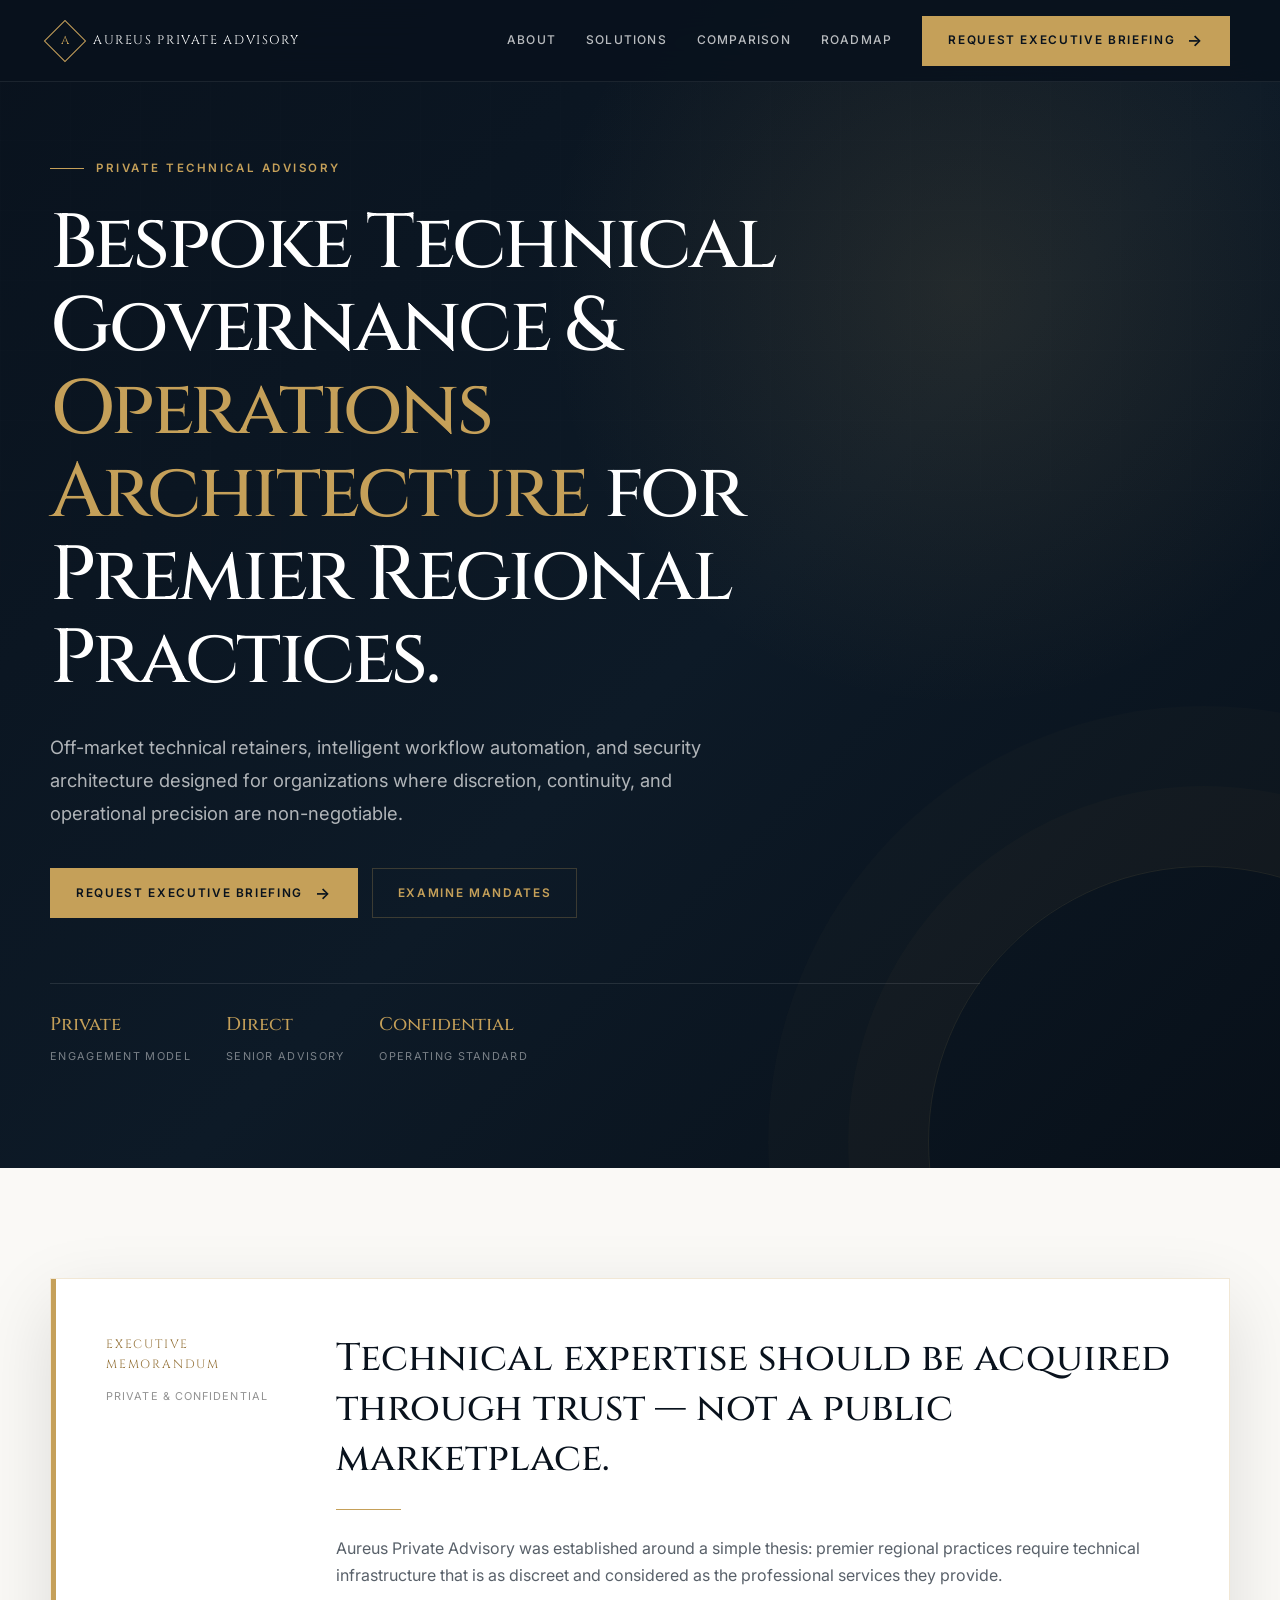
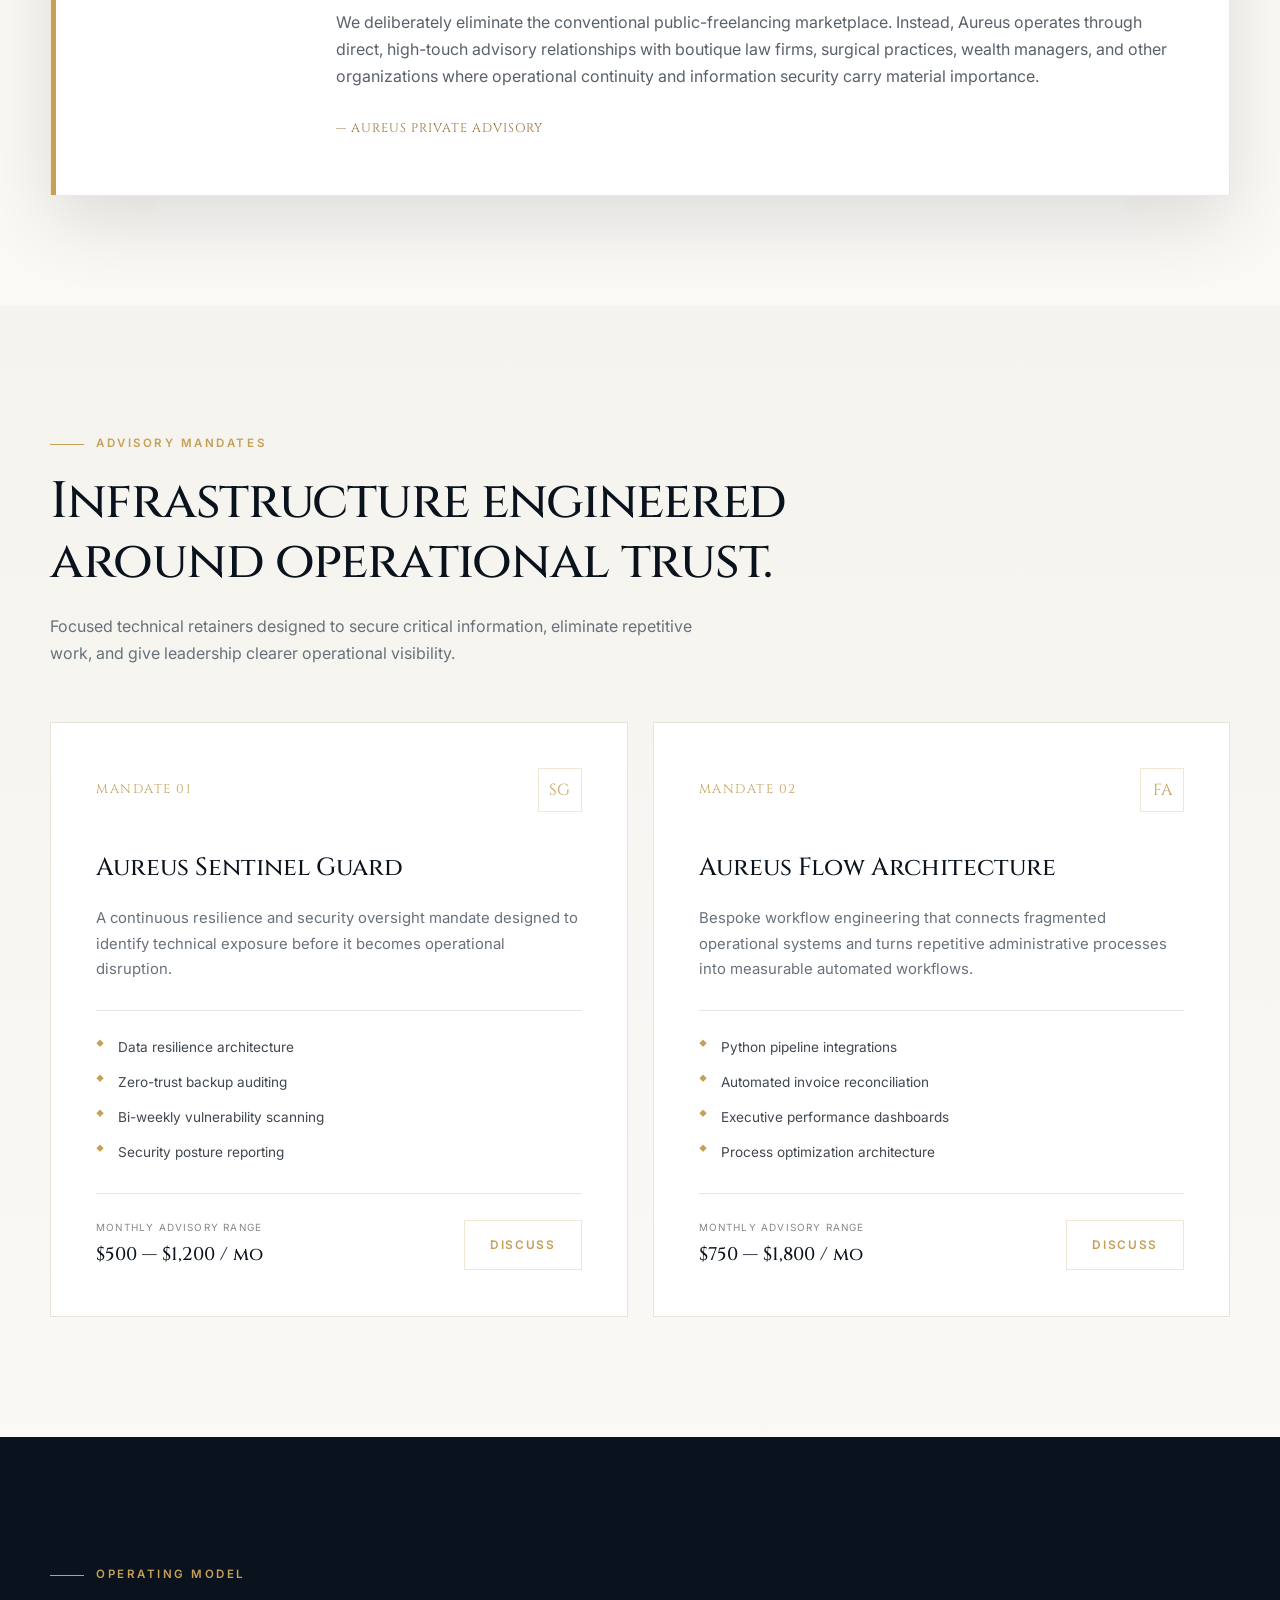
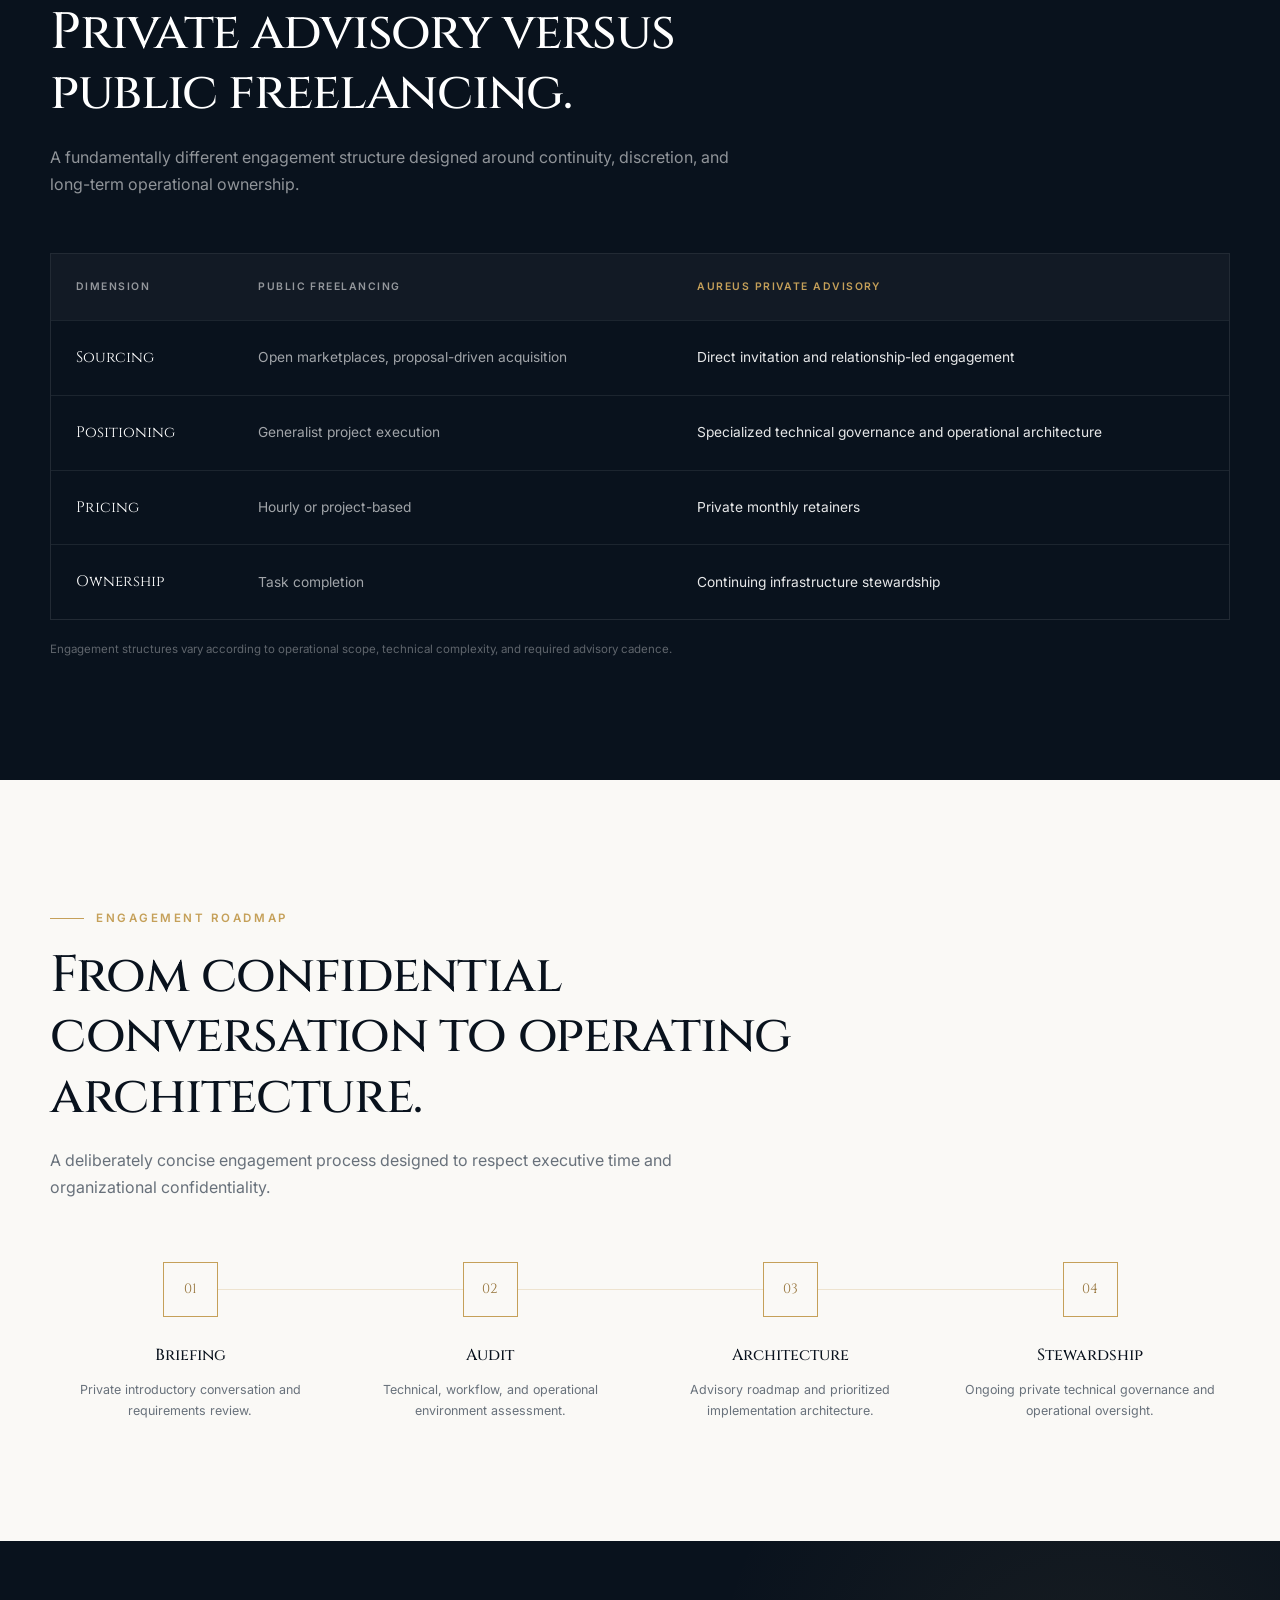
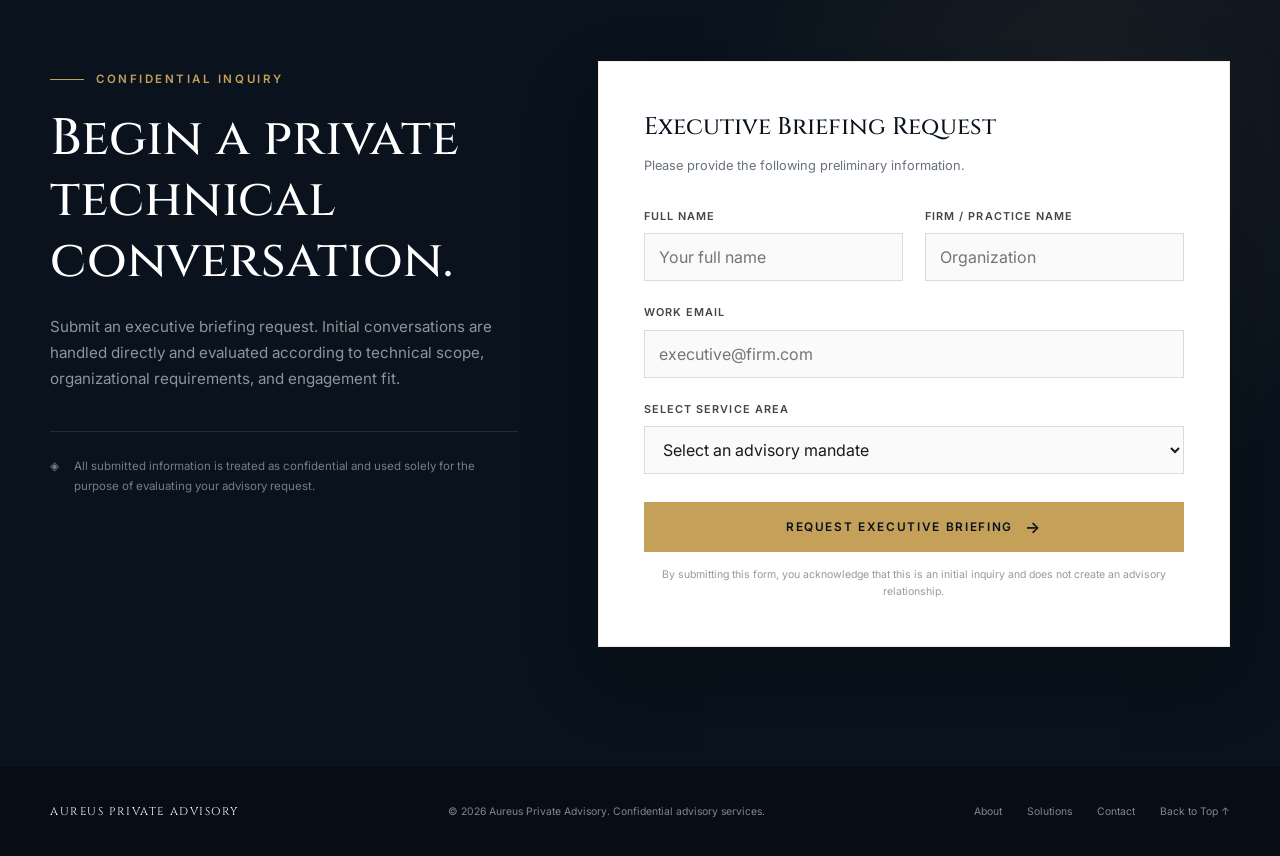
<file: dashboard.html>
<!DOCTYPE html>
<html lang="en">
<head>
    <meta charset="UTF-8">
    <meta name="viewport" content="width=device-width, initial-scale=1.0">

    <title>Aureus | Dashboard</title>

    <link rel="stylesheet"
          href="https://cdnjs.cloudflare.com/ajax/libs/font-awesome/6.5.2/css/all.min.css">

    <link rel="stylesheet" href="css/style.css">
</head>

<body>

<!-- ================= SIDEBAR ================= -->

<aside class="sidebar" id="sidebar">

    <div class="logo-area">
        <div class="logo-mark">A</div>

        <div>
            <h2>AUREUS</h2>
            <span>BUSINESS PLATFORM</span>
        </div>
    </div>

    <div class="menu-title">MAIN MENU</div>

    <nav>

        <button class="nav-item active" data-page="overview">
            <i class="fa-solid fa-chart-pie"></i>
            <span>Overview</span>
        </button>

        <button class="nav-item" data-page="products">
            <i class="fa-solid fa-cubes"></i>
            <span>Products</span>
        </button>

        <button class="nav-item" data-page="solutions">
            <i class="fa-solid fa-lightbulb"></i>
            <span>Solutions</span>
        </button>

        <button class="nav-item" data-page="projects">
            <i class="fa-solid fa-briefcase"></i>
            <span>Projects</span>
        </button>

        <button class="nav-item" data-page="clients">
            <i class="fa-solid fa-users"></i>
            <span>Clients</span>
        </button>

        <button class="nav-item" data-page="analytics">
            <i class="fa-solid fa-chart-line"></i>
            <span>Analytics</span>
        </button>

        <div class="menu-title">ACCOUNT</div>

        <button class="nav-item" data-page="notifications">
            <i class="fa-solid fa-bell"></i>
            <span>Notifications</span>
            <b class="notification-count">3</b>
        </button>

        <button class="nav-item" data-page="profile">
            <i class="fa-solid fa-user"></i>
            <span>Profile</span>
        </button>

        <button class="nav-item" data-page="settings">
            <i class="fa-solid fa-gear"></i>
            <span>Settings</span>
        </button>

    </nav>

    <div class="sidebar-bottom">

        <div class="support-box">
            <i class="fa-solid fa-headset"></i>

            <div>
                <strong>Need help?</strong>
                <small>Contact Aureus support</small>
            </div>
        </div>

        <button class="logout-btn" id="logoutBtn">
            <i class="fa-solid fa-right-from-bracket"></i>
            Logout
        </button>

    </div>

</aside>


<!-- ================= MAIN ================= -->

<main class="main">

    <!-- TOP BAR -->

    <header class="topbar">

        <button class="mobile-menu" id="mobileMenu">
            <i class="fa-solid fa-bars"></i>
        </button>

        <div class="breadcrumb">
            <span>Aureus</span>
            <i class="fa-solid fa-chevron-right"></i>
            <strong id="pageTitle">Overview</strong>
        </div>

        <div class="top-actions">

            <div class="search-box">
                <i class="fa-solid fa-magnifying-glass"></i>
                <input
                    type="text"
                    id="globalSearch"
                    placeholder="Search..."
                >
            </div>

            <button class="icon-btn" id="notificationButton">
                <i class="fa-regular fa-bell"></i>
                <span></span>
            </button>

            <div class="profile-menu">

                <button class="profile-button" id="profileButton">

                    <div class="avatar">
                        AJ
                    </div>

                    <div class="profile-text">
                        <strong>Admin User</strong>
                        <small>Administrator</small>
                    </div>

                    <i class="fa-solid fa-chevron-down"></i>

                </button>

                <div class="profile-dropdown" id="profileDropdown">

                    <button data-page="profile">
                        <i class="fa-solid fa-user"></i>
                        My Profile
                    </button>

                    <button data-page="settings">
                        <i class="fa-solid fa-gear"></i>
                        Settings
                    </button>

                    <hr>

                    <button id="dropdownLogout">
                        <i class="fa-solid fa-right-from-bracket"></i>
                        Logout
                    </button>

                </div>

            </div>

        </div>

    </header>


    <!-- ================= PAGE CONTENT ================= -->

    <section class="content" id="content">

        <!-- CONTENT GENERATED BY JAVASCRIPT -->

    </section>

</main>


<!-- ================= MODAL ================= -->

<div class="modal-overlay" id="modalOverlay">

    <div class="modal">

        <button class="modal-close" id="modalClose">
            <i class="fa-solid fa-xmark"></i>
        </button>

        <div id="modalContent"></div>

    </div>

</div>


<script src="js/dashboard.js"></script>

</body>
</html>
</file>
<file: css/style.css>
/* =========================
   AUREUS DASHBOARD
========================= */

* {
    margin: 0;
    padding: 0;
    box-sizing: border-box;
}

:root {
    --gold: #c7a15a;
    --gold-light: #e1c27a;
    --dark: #101010;
    --dark-2: #171717;
    --dark-3: #202020;
    --text: #f4f1ea;
    --muted: #9c9c9c;
    --border: rgba(255,255,255,0.08);
    --green: #55c68b;
    --red: #e36c6c;
}

body {
    font-family: Arial, Helvetica, sans-serif;
    background: #0d0d0d;
    color: var(--text);
    min-height: 100vh;
}


/* ================= SIDEBAR ================= */

.sidebar {
    position: fixed;
    left: 0;
    top: 0;

    width: 260px;
    height: 100vh;

    background:
        linear-gradient(
            180deg,
            #151515,
            #0d0d0d
        );

    border-right: 1px solid var(--border);

    display: flex;
    flex-direction: column;

    padding: 28px 18px;

    z-index: 1000;

    transition: 0.3s ease;
}

.logo-area {
    display: flex;
    align-items: center;
    gap: 12px;

    padding: 0 10px 30px;
}

.logo-mark {
    width: 42px;
    height: 42px;

    display: flex;
    align-items: center;
    justify-content: center;

    background: linear-gradient(
        135deg,
        var(--gold),
        #8e6d30
    );

    color: #111;

    font-size: 22px;
    font-weight: bold;

    border-radius: 10px;
}

.logo-area h2 {
    letter-spacing: 4px;
    font-size: 19px;
}

.logo-area span {
    display: block;

    font-size: 7px;
    letter-spacing: 2px;

    color: var(--muted);

    margin-top: 4px;
}

.menu-title {
    font-size: 10px;
    color: #666;

    letter-spacing: 2px;

    padding: 18px 12px 9px;
}

nav {
    display: flex;
    flex-direction: column;
    gap: 5px;
}

.nav-item {
    width: 100%;

    border: none;
    background: transparent;

    color: #999;

    display: flex;
    align-items: center;

    gap: 13px;

    padding: 13px 14px;

    border-radius: 9px;

    cursor: pointer;

    text-align: left;

    font-size: 14px;

    transition: 0.2s;
}

.nav-item i {
    width: 18px;
    text-align: center;
}

.nav-item:hover {
    background: rgba(255,255,255,0.05);
    color: white;
}

.nav-item.active {
    background:
        linear-gradient(
            90deg,
            rgba(199,161,90,0.2),
            rgba(199,161,90,0.04)
        );

    color: var(--gold-light);

    border-left: 2px solid var(--gold);
}

.notification-count {
    margin-left: auto;

    background: var(--gold);

    color: #111;

    width: 19px;
    height: 19px;

    display: flex;
    align-items: center;
    justify-content: center;

    border-radius: 50%;

    font-size: 10px;
}

.sidebar-bottom {
    margin-top: auto;
}

.support-box {
    padding: 15px;

    background: rgba(255,255,255,0.035);

    border: 1px solid var(--border);

    border-radius: 10px;

    display: flex;
    gap: 12px;

    margin-bottom: 12px;
}

.support-box i {
    color: var(--gold);
}

.support-box strong {
    font-size: 12px;
    display: block;
}

.support-box small {
    color: var(--muted);
    font-size: 10px;
}

.logout-btn {
    width: 100%;

    padding: 12px;

    border: none;

    background: transparent;

    color: #888;

    cursor: pointer;

    text-align: left;

    border-radius: 8px;
}

.logout-btn:hover {
    color: var(--red);
    background: rgba(227,108,108,0.08);
}


/* ================= MAIN ================= */

.main {
    margin-left: 260px;
    min-height: 100vh;
}

.topbar {
    height: 76px;

    border-bottom: 1px solid var(--border);

    display: flex;
    align-items: center;

    justify-content: space-between;

    padding: 0 35px;

    background: rgba(13,13,13,0.92);

    position: sticky;
    top: 0;

    z-index: 100;
}

.breadcrumb {
    display: flex;
    align-items: center;
    gap: 12px;

    color: #777;

    font-size: 13px;
}

.breadcrumb i {
    font-size: 8px;
}

.breadcrumb strong {
    color: white;
}

.top-actions {
    display: flex;
    align-items: center;
    gap: 15px;
}

.search-box {
    width: 220px;

    background: #181818;

    border: 1px solid var(--border);

    border-radius: 8px;

    padding: 9px 12px;

    display: flex;
    align-items: center;
    gap: 8px;
}

.search-box i {
    color: #777;
}

.search-box input {
    background: transparent;
    border: none;
    outline: none;

    color: white;

    width: 100%;
}

.search-box input::placeholder {
    color: #666;
}

.icon-btn {
    width: 38px;
    height: 38px;

    background: #181818;

    border: 1px solid var(--border);

    color: #aaa;

    border-radius: 8px;

    position: relative;

    cursor: pointer;
}

.icon-btn span {
    position: absolute;

    width: 7px;
    height: 7px;

    background: var(--gold);

    border-radius: 50%;

    top: 8px;
    right: 8px;
}

.profile-button {
    background: transparent;
    border: none;

    color: white;

    display: flex;
    align-items: center;
    gap: 9px;

    cursor: pointer;
}

.avatar {
    width: 38px;
    height: 38px;

    display: flex;
    align-items: center;
    justify-content: center;

    background: linear-gradient(
        135deg,
        #d9b873,
        #87682e
    );

    color: #111;

    border-radius: 50%;

    font-size: 12px;
    font-weight: bold;
}

.profile-text {
    text-align: left;
}

.profile-text strong {
    display: block;
    font-size: 12px;
}

.profile-text small {
    color: #777;
    font-size: 9px;
}

.profile-button > i {
    color: #777;
    font-size: 9px;
}

.profile-menu {
    position: relative;
}

.profile-dropdown {
    position: absolute;

    right: 0;
    top: 52px;

    width: 180px;

    background: #1b1b1b;

    border: 1px solid var(--border);

    border-radius: 10px;

    padding: 7px;

    display: none;

    box-shadow: 0 20px 50px rgba(0,0,0,0.5);
}

.profile-dropdown.show {
    display: block;
}

.profile-dropdown button {
    width: 100%;

    padding: 10px;

    border: none;

    background: transparent;

    color: #aaa;

    text-align: left;

    border-radius: 6px;

    cursor: pointer;
}

.profile-dropdown button:hover {
    background: #252525;
    color: white;
}

.profile-dropdown button i {
    width: 20px;
}

.profile-dropdown hr {
    border: none;
    border-top: 1px solid var(--border);
    margin: 5px 0;
}


/* ================= CONTENT ================= */

.content {
    padding: 35px;
    max-width: 1600px;
    margin: auto;
}

.page-header {
    display: flex;
    justify-content: space-between;
    align-items: center;

    margin-bottom: 30px;
}

.page-header h1 {
    font-size: 29px;
    margin-bottom: 8px;
}

.page-header p {
    color: var(--muted);
    font-size: 13px;
}

.gold-btn {
    border: none;

    background: linear-gradient(
        135deg,
        var(--gold),
        #927035
    );

    color: #111;

    font-weight: bold;

    padding: 12px 18px;

    border-radius: 7px;

    cursor: pointer;

    transition: 0.2s;
}

.gold-btn:hover {
    transform: translateY(-2px);
    box-shadow: 0 8px 25px rgba(199,161,90,0.2);
}


/* ================= STAT CARDS ================= */

.stats-grid {
    display: grid;

    grid-template-columns:
        repeat(4, 1fr);

    gap: 18px;

    margin-bottom: 25px;
}

.stat-card {
    background: #151515;

    border: 1px solid var(--border);

    padding: 21px;

    border-radius: 12px;

    position: relative;

    overflow: hidden;
}

.stat-card::after {
    content: "";

    position: absolute;

    width: 80px;
    height: 80px;

    background: rgba(199,161,90,0.05);

    border-radius: 50%;

    right: -25px;
    bottom: -25px;
}

.stat-top {
    display: flex;
    justify-content: space-between;
}

.stat-icon {
    width: 38px;
    height: 38px;

    display: flex;
    align-items: center;
    justify-content: center;

    background: rgba(199,161,90,0.1);

    color: var(--gold);

    border-radius: 8px;
}

.stat-card h3 {
    font-size: 27px;
    margin: 18px 0 5px;
}

.stat-card p {
    color: #777;
    font-size: 12px;
}

.growth {
    color: var(--green);
    font-size: 11px;
}


/* ================= PANELS ================= */

.dashboard-grid {
    display: grid;

    grid-template-columns:
        2fr 1fr;

    gap: 20px;

    margin-bottom: 20px;
}

.panel {
    background: #151515;

    border: 1px solid var(--border);

    border-radius: 12px;

    padding: 22px;
}

.panel-header {
    display: flex;
    align-items: center;
    justify-content: space-between;

    margin-bottom: 22px;
}

.panel-header h3 {
    font-size: 15px;
}

.panel-header button {
    border: none;
    background: transparent;

    color: var(--gold);

    cursor: pointer;

    font-size: 11px;
}


/* ================= PROJECTS ================= */

.project-list {
    display: flex;
    flex-direction: column;
    gap: 14px;
}

.project-row {
    padding: 14px;

    border: 1px solid var(--border);

    border-radius: 8px;

    display: grid;

    grid-template-columns:
        2fr 1fr 1fr 100px;

    align-items: center;

    gap: 10px;
}

.project-name strong {
    display: block;
    font-size: 13px;
}

.project-name small {
    color: #666;
    font-size: 10px;
}

.status {
    display: inline-block;

    padding: 5px 8px;

    border-radius: 20px;

    font-size: 9px;
}

.status.active {
    color: var(--green);
    background: rgba(85,198,139,0.1);
}

.status.pending {
    color: var(--gold);
    background: rgba(199,161,90,0.1);
}

.status.completed {
    color: #76a9e8;
    background: rgba(118,169,232,0.1);
}


/* ================= ACTIVITY ================= */

.activity {
    display: flex;
    flex-direction: column;
    gap: 18px;
}

.activity-item {
    display: flex;
    gap: 12px;
}

.activity-icon {
    width: 30px;
    height: 30px;

    min-width: 30px;

    border-radius: 50%;

    background: rgba(199,161,90,0.1);

    color: var(--gold);

    display: flex;
    align-items: center;
    justify-content: center;

    font-size: 11px;
}

.activity-item strong {
    display: block;
    font-size: 11px;
}

.activity-item small {
    color: #666;
    font-size: 9px;
}


/* ================= CARDS ================= */

.cards-grid {
    display: grid;

    grid-template-columns:
        repeat(3, 1fr);

    gap: 20px;
}

.info-card {
    background: #151515;

    border: 1px solid var(--border);

    border-radius: 12px;

    padding: 24px;

    transition: 0.25s;
}

.info-card:hover {
    transform: translateY(-4px);

    border-color:
        rgba(199,161,90,0.35);
}

.card-icon {
    width: 46px;
    height: 46px;

    display: flex;
    align-items: center;
    justify-content: center;

    border-radius: 10px;

    color: var(--gold);

    background: rgba(199,161,90,0.1);

    margin-bottom: 18px;
}

.info-card h3 {
    margin-bottom: 9px;
}

.info-card p {
    color: #777;

    font-size: 12px;

    line-height: 1.6;

    margin-bottom: 18px;
}

.details-btn {
    background: transparent;

    color: var(--gold);

    border: none;

    cursor: pointer;

    font-size: 11px;
}


/* ================= ANALYTICS ================= */

.chart-container {
    height: 280px;

    display: flex;
    align-items: flex-end;

    gap: 12px;

    padding: 20px 5px 0;
}

.bar {
    flex: 1;

    background:
        linear-gradient(
            to top,
            #80622e,
            var(--gold-light)
        );

    border-radius: 5px 5px 0 0;

    position: relative;

    min-height: 20px;
}

.bar span {
    position: absolute;

    top: -20px;

    width: 100%;

    text-align: center;

    font-size: 9px;

    color: #777;
}

.bar-label {
    position: absolute;

    bottom: -22px;

    width: 100%;

    text-align: center;

    font-size: 9px;

    color: #666;
}


/* ================= TABLE ================= */

.table-wrapper {
    overflow-x: auto;
}

table {
    width: 100%;

    border-collapse: collapse;
}

th {
    text-align: left;

    color: #666;

    font-size: 10px;

    letter-spacing: 1px;

    padding: 13px;

    border-bottom: 1px solid var(--border);
}

td {
    padding: 15px 13px;

    border-bottom: 1px solid var(--border);

    font-size: 12px;

    color: #bbb;
}

td strong {
    color: white;
}


/* ================= PROFILE ================= */

.profile-card {
    display: grid;

    grid-template-columns: 180px 1fr;

    gap: 30px;

    background: #151515;

    border: 1px solid var(--border);

    padding: 30px;

    border-radius: 12px;
}

.big-avatar {
    width: 130px;
    height: 130px;

    border-radius: 50%;

    background:
        linear-gradient(
            135deg,
            var(--gold),
            #80612d
        );

    color: #111;

    display: flex;
    align-items: center;
    justify-content: center;

    font-size: 35px;
    font-weight: bold;
}

.profile-details {
    display: grid;

    grid-template-columns:
        repeat(2, 1fr);

    gap: 20px;
}

.detail-box label {
    display: block;

    color: #666;

    font-size: 10px;

    margin-bottom: 7px;
}

.detail-box strong {
    font-size: 13px;
}


/* ================= SETTINGS ================= */

.settings-list {
    display: flex;
    flex-direction: column;

    gap: 12px;
}

.setting-row {
    padding: 18px;

    background: #151515;

    border: 1px solid var(--border);

    border-radius: 9px;

    display: flex;

    justify-content: space-between;

    align-items: center;
}

.setting-row strong {
    display: block;
    font-size: 13px;
}

.setting-row small {
    color: #666;
    font-size: 10px;
}

.toggle {
    width: 42px;
    height: 22px;

    background: #333;

    border-radius: 20px;

    cursor: pointer;

    position: relative;
}

.toggle::after {
    content: "";

    width: 16px;
    height: 16px;

    background: #888;

    border-radius: 50%;

    position: absolute;

    top: 3px;
    left: 3px;

    transition: 0.2s;
}

.toggle.active {
    background: var(--gold);
}

.toggle.active::after {
    left: 23px;
    background: #111;
}


/* ================= NOTIFICATIONS ================= */

.notification-card {
    display: flex;

    gap: 15px;

    padding: 18px;

    background: #151515;

    border: 1px solid var(--border);

    border-radius: 10px;

    margin-bottom: 12px;
}

.notification-card i {
    color: var(--gold);

    font-size: 18px;
}

.notification-card strong {
    display: block;

    font-size: 13px;

    margin-bottom: 5px;
}

.notification-card p {
    color: #777;

    font-size: 11px;
}

.notification-card small {
    color: #555;

    font-size: 9px;
}


/* ================= MODAL ================= */

.modal-overlay {
    position: fixed;

    inset: 0;

    background: rgba(0,0,0,0.75);

    backdrop-filter: blur(5px);

    display: none;

    align-items: center;
    justify-content: center;

    z-index: 3000;

    padding: 20px;
}

.modal-overlay.show {
    display: flex;
}

.modal {
    width: 600px;
    max-width: 100%;

    background: #181818;

    border: 1px solid var(--border);

    border-radius: 14px;

    padding: 30px;

    position: relative;

    box-shadow: 0 30px 100px rgba(0,0,0,0.7);
}

.modal-close {
    position: absolute;

    top: 15px;
    right: 15px;

    border: none;

    background: #252525;

    color: #aaa;

    width: 30px;
    height: 30px;

    border-radius: 50%;

    cursor: pointer;
}

.modal h2 {
    color: var(--gold-light);

    margin-bottom: 12px;
}

.modal p {
    color: #999;

    line-height: 1.7;

    font-size: 13px;
}


/* ================= MOBILE ================= */

.mobile-menu {
    display: none;

    background: transparent;

    border: none;

    color: white;

    font-size: 20px;
}

@media(max-width: 1100px) {

    .stats-grid {
        grid-template-columns:
            repeat(2, 1fr);
    }

    .cards-grid {
        grid-template-columns:
            repeat(2, 1fr);
    }

    .dashboard-grid {
        grid-template-columns: 1fr;
    }
}

@media(max-width: 800px) {

    .sidebar {
        transform: translateX(-100%);
    }

    .sidebar.open {
        transform: translateX(0);
    }

    .main {
        margin-left: 0;
    }

    .mobile-menu {
        display: block;
    }

    .topbar {
        padding: 0 18px;
    }

    .search-box {
        display: none;
    }

    .profile-text,
    .profile-button > i {
        display: none;
    }

    .content {
        padding: 22px 16px;
    }

    .page-header {
        align-items: flex-start;
        gap: 15px;
        flex-direction: column;
    }

    .stats-grid {
        grid-template-columns: 1fr;
    }

    .cards-grid {
        grid-template-columns: 1fr;
    }

    .project-row {
        grid-template-columns: 1fr;
    }

    .profile-card {
        grid-template-columns: 1fr;
    }

    .profile-details {
        grid-template-columns: 1fr;
    }
}
</file>
